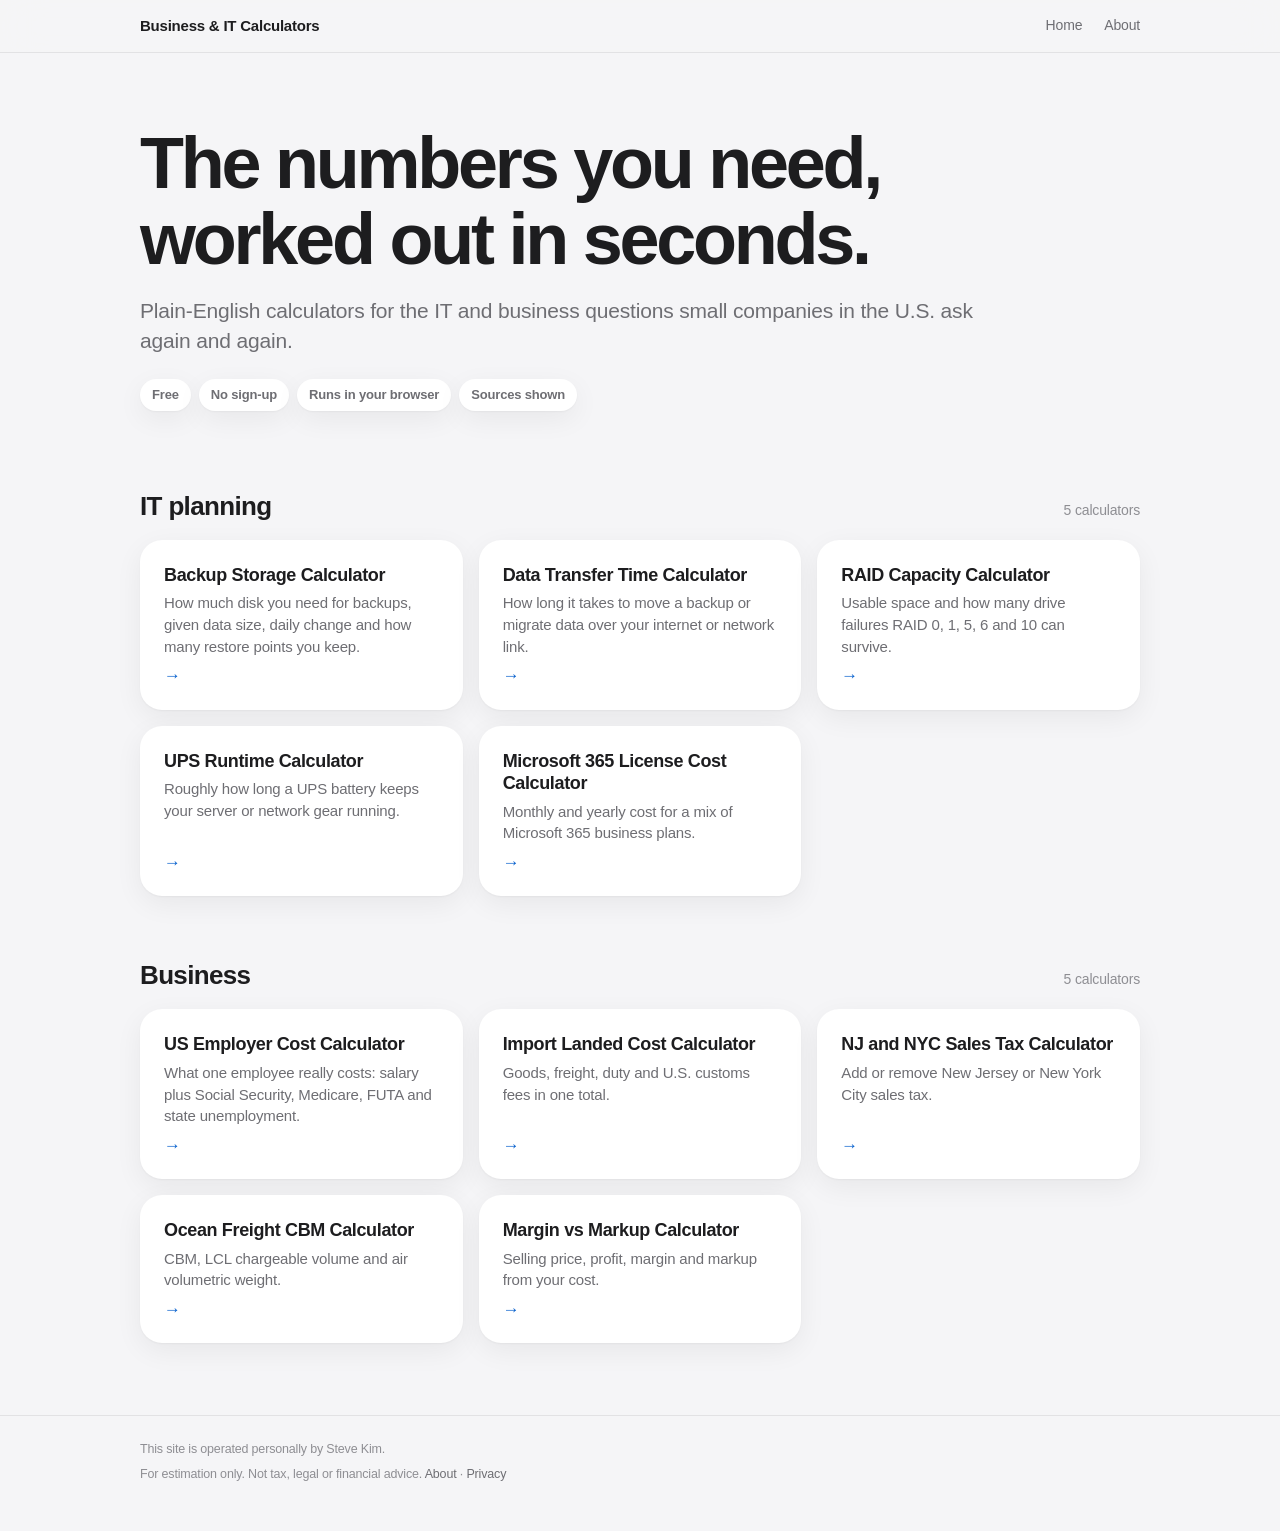
<file: index.html>
<!doctype html>
<html lang="en">
<head>
<meta charset="utf-8">
<meta name="viewport" content="width=device-width, initial-scale=1">
<title>Business &amp; IT Calculators</title>
<meta name="description" content="Free calculators for U.S. small businesses: backup storage, transfer time, RAID, UPS runtime, Microsoft 365 cost, employer payroll cost, import landed cost, NJ/NYC sales tax, freight CBM and margin. Runs in your browser; nothing is stored.">
<link rel="stylesheet" href="assets/style.css">
</head>
<body>
<header class="site-head"><div class="wrap">
  <a class="site-name" href="./">Business &amp; IT Calculators</a>
  <nav><a href="./">Home</a><a href="about/">About</a></nav>
</div></header>

<main class="wrap">
  <section class="hero">
    <h1>The numbers you need,<br>worked out in seconds.</h1>
    <p class="lede">Plain-English calculators for the IT and business questions small companies in the U.S. ask again and again.</p>
    <ul class="pills" aria-label="Site features">
      <li>Free</li><li>No sign-up</li><li>Runs in your browser</li><li>Sources shown</li>
    </ul>
  </section>

  <div class="section-head"><h2>IT planning</h2><span>5 calculators</span></div>
  <ul class="card-list">
    <li><a href="it/backup-storage-calculator/"><strong>Backup Storage Calculator</strong><span>How much disk you need for backups, given data size, daily change and how many restore points you keep.</span></a></li>
    <li><a href="it/data-transfer-time-calculator/"><strong>Data Transfer Time Calculator</strong><span>How long it takes to move a backup or migrate data over your internet or network link.</span></a></li>
    <li><a href="it/raid-capacity-calculator/"><strong>RAID Capacity Calculator</strong><span>Usable space and how many drive failures RAID 0, 1, 5, 6 and 10 can survive.</span></a></li>
    <li><a href="it/ups-runtime-calculator/"><strong>UPS Runtime Calculator</strong><span>Roughly how long a UPS battery keeps your server or network gear running.</span></a></li>
    <li><a href="it/microsoft-365-license-calculator/"><strong>Microsoft 365 License Cost Calculator</strong><span>Monthly and yearly cost for a mix of Microsoft 365 business plans.</span></a></li>
  </ul>

  <div class="section-head"><h2>Business</h2><span>5 calculators</span></div>
  <ul class="card-list">
    <li><a href="business/us-employer-cost-calculator/"><strong>US Employer Cost Calculator</strong><span>What one employee really costs: salary plus Social Security, Medicare, FUTA and state unemployment.</span></a></li>
    <li><a href="business/import-landed-cost-calculator/"><strong>Import Landed Cost Calculator</strong><span>Goods, freight, duty and U.S. customs fees in one total.</span></a></li>
    <li><a href="business/nj-nyc-sales-tax-calculator/"><strong>NJ and NYC Sales Tax Calculator</strong><span>Add or remove New Jersey or New York City sales tax.</span></a></li>
    <li><a href="business/ocean-freight-cbm-calculator/"><strong>Ocean Freight CBM Calculator</strong><span>CBM, LCL chargeable volume and air volumetric weight.</span></a></li>
    <li><a href="business/margin-markup-calculator/"><strong>Margin vs Markup Calculator</strong><span>Selling price, profit, margin and markup from your cost.</span></a></li>
  </ul>
</main>

<footer class="site-foot"><div class="wrap">
  <p>This site is operated personally by Steve Kim.</p>
  <p>For estimation only. Not tax, legal or financial advice. <a href="about/">About</a> · <a href="privacy/">Privacy</a></p>
</div></footer>
</body>
</html>
</file>
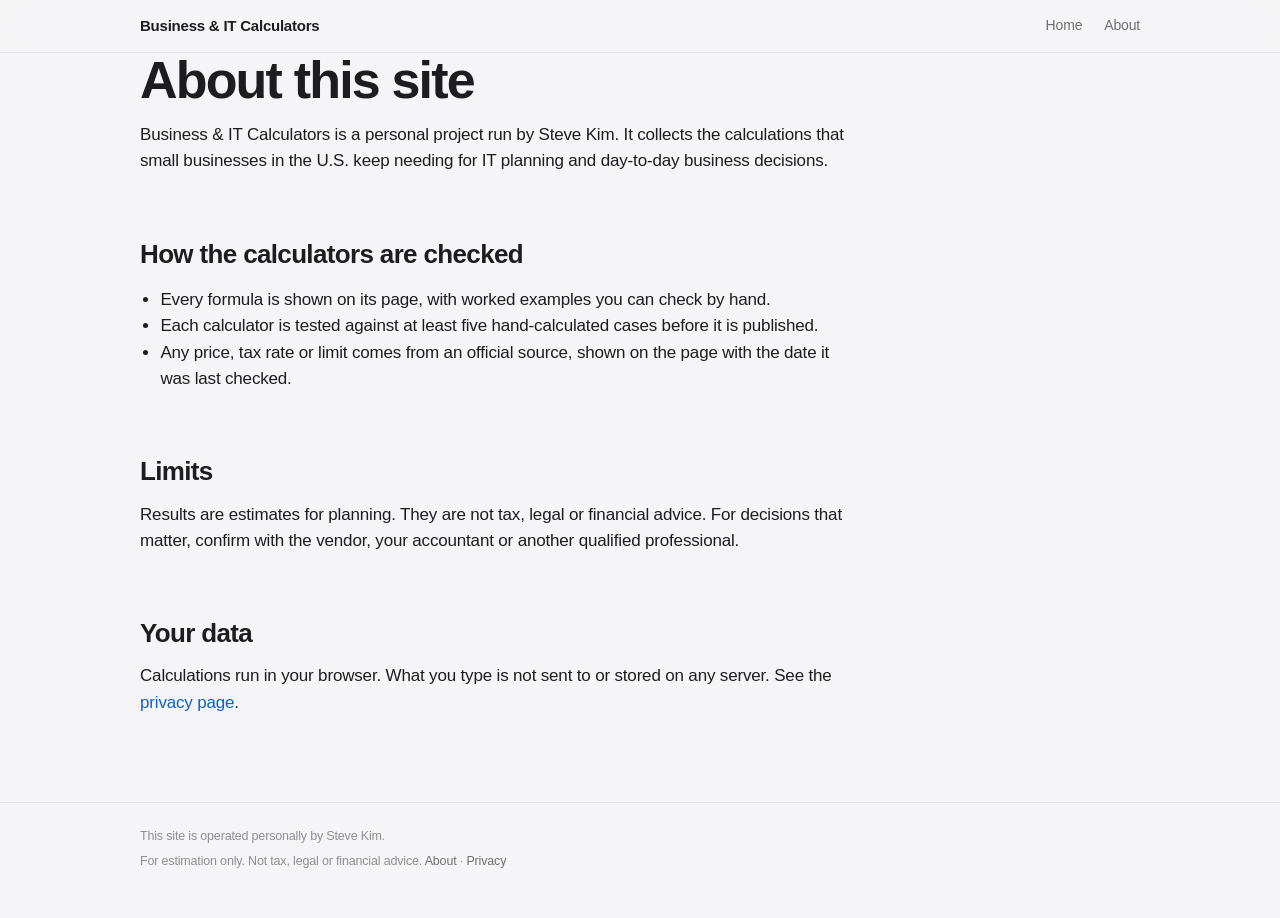
<file: about/index.html>
<!doctype html>
<html lang="en">
<head>
<meta charset="utf-8">
<meta name="viewport" content="width=device-width, initial-scale=1">
<title>About | Business &amp; IT Calculators</title>
<meta name="description" content="Who runs Business & IT Calculators and how the calculators are checked.">
<link rel="stylesheet" href="../assets/style.css">
</head>
<body>
<header class="site-head"><div class="wrap">
  <a class="site-name" href="../">Business &amp; IT Calculators</a>
  <nav><a href="../">Home</a><a href="./">About</a></nav>
</div></header>

<main class="wrap">
  <h1>About this site</h1>
  <p>Business &amp; IT Calculators is a personal project run by Steve Kim. It collects the calculations that small businesses in the U.S. keep needing for IT planning and day-to-day business decisions.</p>

  <h2>How the calculators are checked</h2>
  <ul>
    <li>Every formula is shown on its page, with worked examples you can check by hand.</li>
    <li>Each calculator is tested against at least five hand-calculated cases before it is published.</li>
    <li>Any price, tax rate or limit comes from an official source, shown on the page with the date it was last checked.</li>
  </ul>

  <h2>Limits</h2>
  <p>Results are estimates for planning. They are not tax, legal or financial advice. For decisions that matter, confirm with the vendor, your accountant or another qualified professional.</p>

  <h2>Your data</h2>
  <p>Calculations run in your browser. What you type is not sent to or stored on any server. See the <a href="../privacy/">privacy page</a>.</p>
</main>

<footer class="site-foot"><div class="wrap">
  <p>This site is operated personally by Steve Kim.</p>
  <p>For estimation only. Not tax, legal or financial advice. <a href="./">About</a> · <a href="../privacy/">Privacy</a></p>
</div></footer>
</body>
</html>
</file>
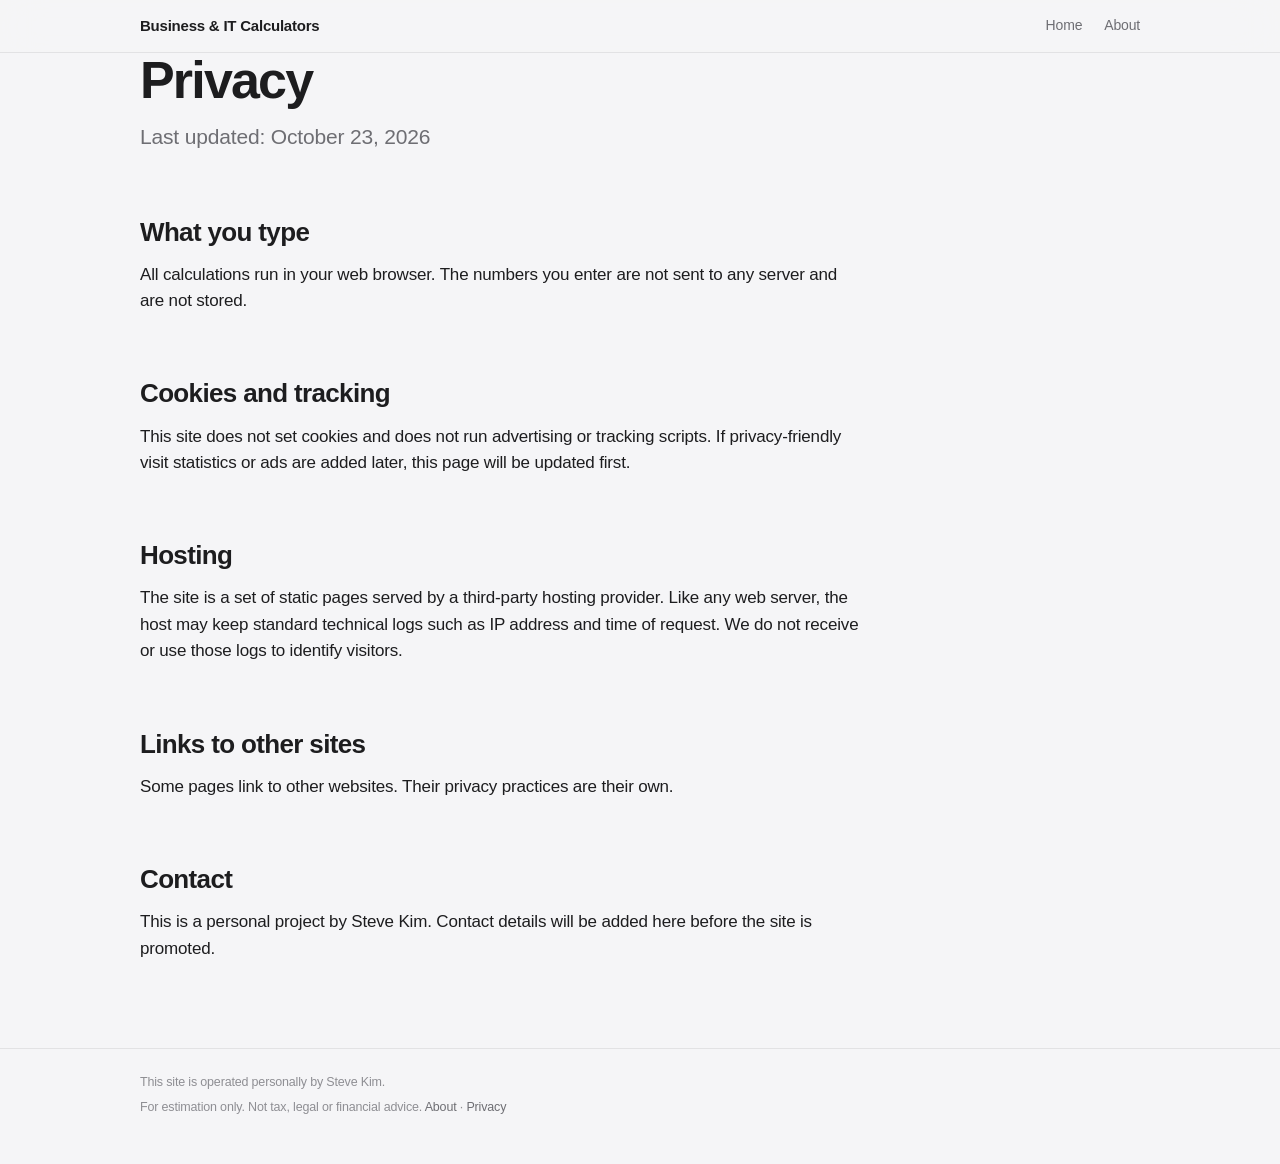
<file: privacy/index.html>
<!doctype html>
<html lang="en">
<head>
<meta charset="utf-8">
<meta name="viewport" content="width=device-width, initial-scale=1">
<title>Privacy | Business &amp; IT Calculators</title>
<meta name="description" content="Privacy policy for Business & IT Calculators.">
<link rel="stylesheet" href="../assets/style.css">
</head>
<body>
<header class="site-head"><div class="wrap">
  <a class="site-name" href="../">Business &amp; IT Calculators</a>
  <nav><a href="../">Home</a><a href="../about/">About</a></nav>
</div></header>

<main class="wrap">
  <h1>Privacy</h1>
  <p class="lede">Last updated: October 23, 2026</p>

  <h2>What you type</h2>
  <p>All calculations run in your web browser. The numbers you enter are not sent to any server and are not stored.</p>

  <h2>Cookies and tracking</h2>
  <p>This site does not set cookies and does not run advertising or tracking scripts. If privacy-friendly visit statistics or ads are added later, this page will be updated first.</p>

  <h2>Hosting</h2>
  <p>The site is a set of static pages served by a third-party hosting provider. Like any web server, the host may keep standard technical logs such as IP address and time of request. We do not receive or use those logs to identify visitors.</p>

  <h2>Links to other sites</h2>
  <p>Some pages link to other websites. Their privacy practices are their own.</p>

  <h2>Contact</h2>
  <p>This is a personal project by Steve Kim. Contact details will be added here before the site is promoted.</p>
</main>

<footer class="site-foot"><div class="wrap">
  <p>This site is operated personally by Steve Kim.</p>
  <p>For estimation only. Not tax, legal or financial advice. <a href="../about/">About</a> · <a href="./">Privacy</a></p>
</div></footer>
</body>
</html>
</file>
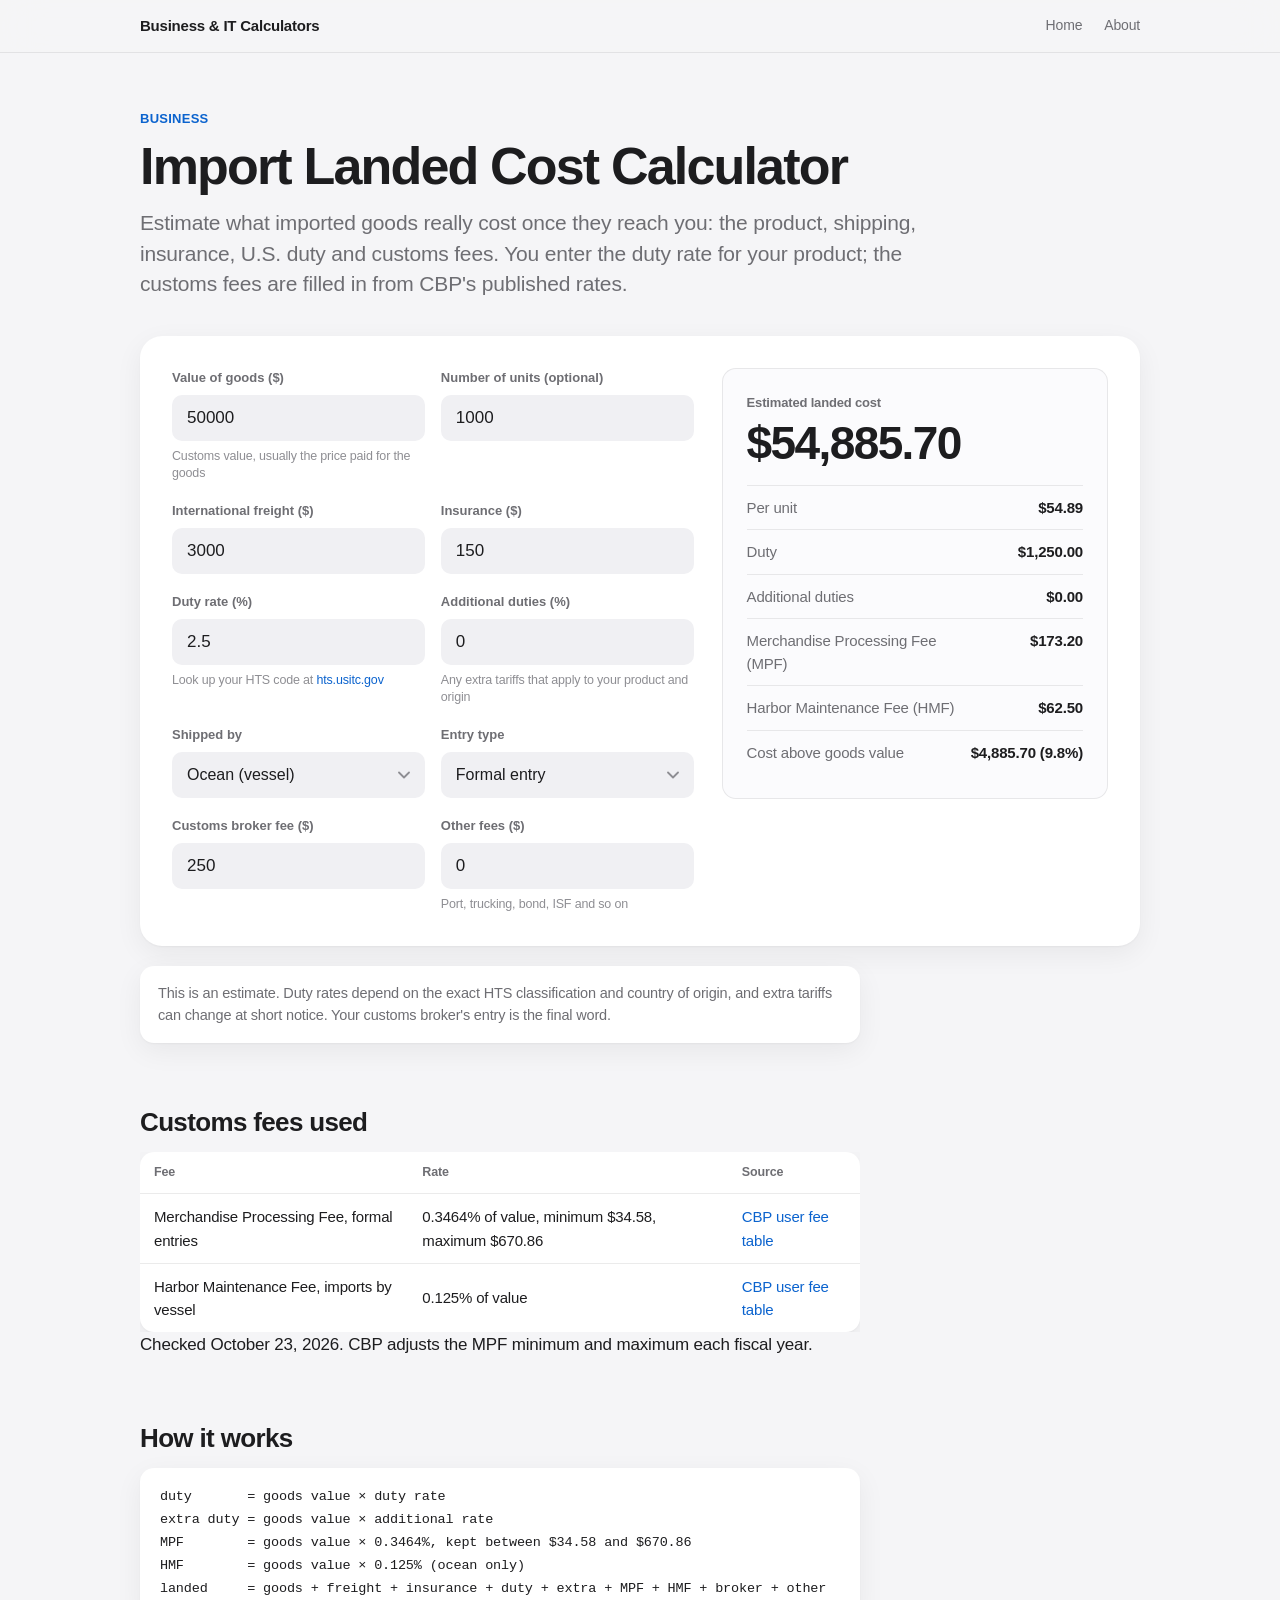
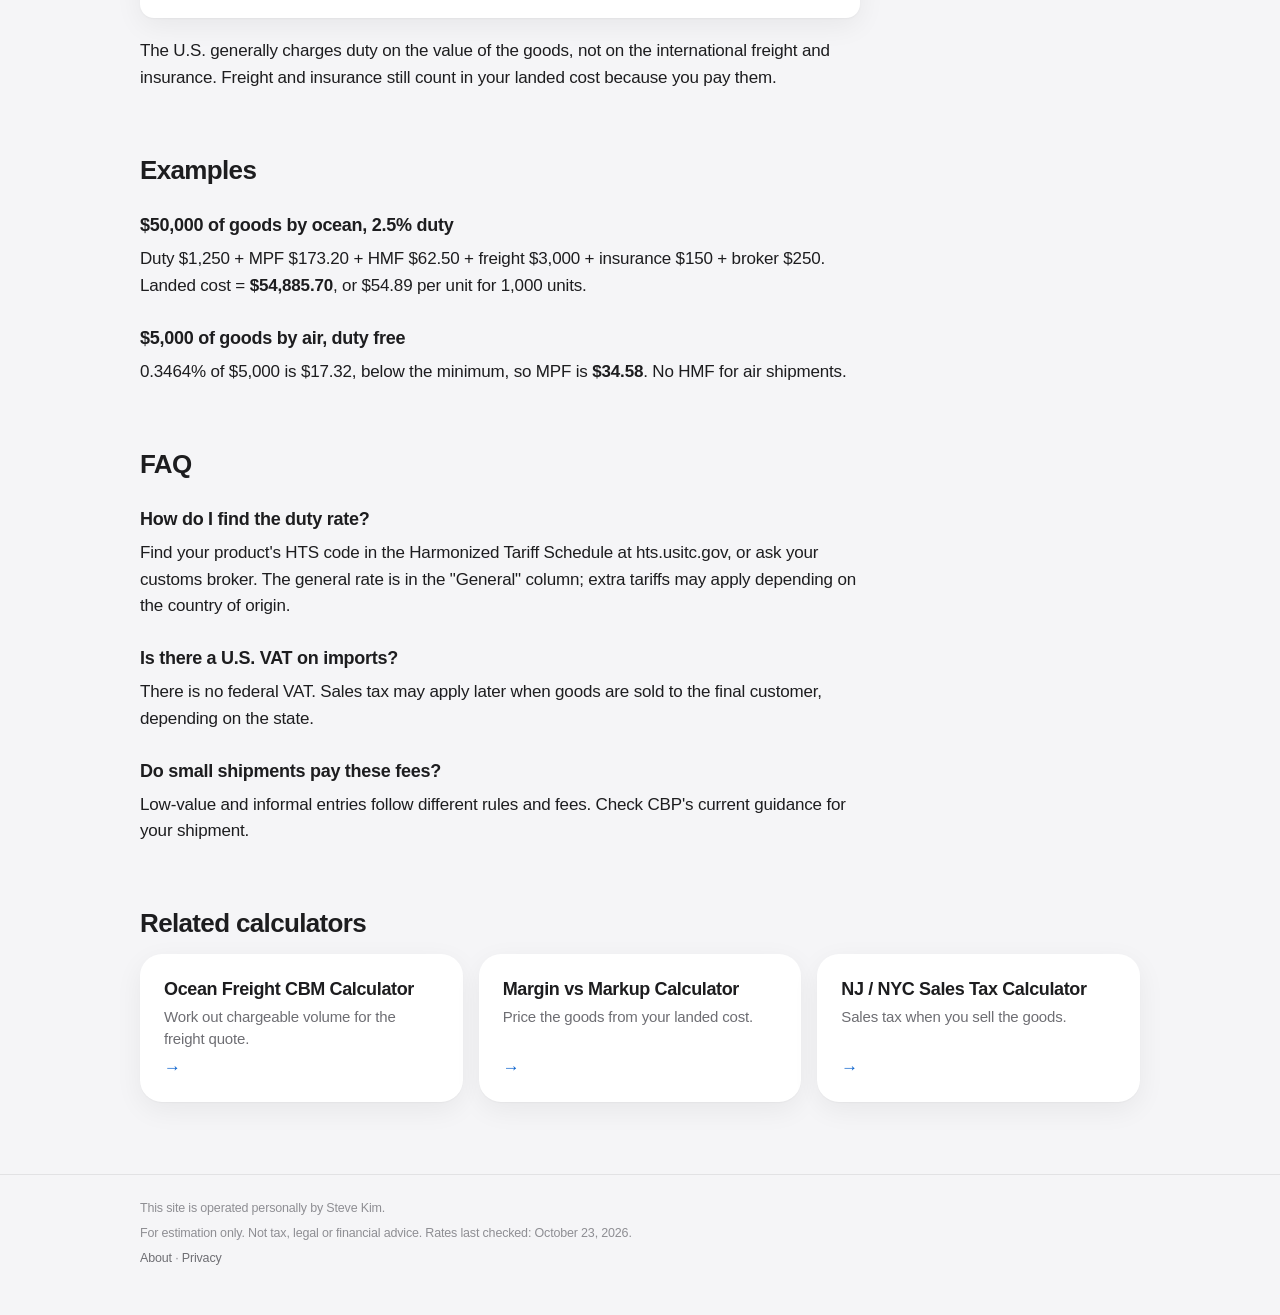
<file: business/import-landed-cost-calculator/index.html>
<!doctype html>
<html lang="en">
<head>
<meta charset="utf-8">
<meta name="viewport" content="width=device-width, initial-scale=1">
<title>Import Landed Cost Calculator (US Customs) | Business &amp; IT Calculators</title>
<meta name="description" content="Estimate the landed cost of goods imported into the U.S.: product value, freight, insurance, duty, Merchandise Processing Fee and Harbor Maintenance Fee. CBP fee rates with date checked.">
<link rel="stylesheet" href="../../assets/style.css">
</head>
<body>
<header class="site-head"><div class="wrap">
  <a class="site-name" href="../../">Business &amp; IT Calculators</a>
  <nav><a href="../../">Home</a><a href="../../about/">About</a></nav>
</div></header>

<main class="wrap">
  <p class="crumb">Business</p>
  <h1>Import Landed Cost Calculator</h1>
  <p class="lede">Estimate what imported goods really cost once they reach you: the product, shipping, insurance, U.S. duty and customs fees. You enter the duty rate for your product; the customs fees are filled in from CBP's published rates.</p>

  <form class="calc" id="f" novalidate>
    <div class="fields">
      <div class="field"><label for="goods">Value of goods ($)</label><input id="goods" inputmode="decimal" value="50000"><span class="hint">Customs value, usually the price paid for the goods</span></div>
      <div class="field"><label for="units">Number of units (optional)</label><input id="units" inputmode="numeric" value="1000"></div>
      <div class="field"><label for="freight">International freight ($)</label><input id="freight" inputmode="decimal" value="3000"></div>
      <div class="field"><label for="ins">Insurance ($)</label><input id="ins" inputmode="decimal" value="150"></div>
      <div class="field"><label for="duty">Duty rate (%)</label><input id="duty" inputmode="decimal" value="2.5"><span class="hint">Look up your HTS code at <a href="https://hts.usitc.gov/" rel="noopener">hts.usitc.gov</a></span></div>
      <div class="field"><label for="extra">Additional duties (%)</label><input id="extra" inputmode="decimal" value="0"><span class="hint">Any extra tariffs that apply to your product and origin</span></div>
      <div class="field"><label for="mode">Shipped by</label><select id="mode"><option value="ocean" selected>Ocean (vessel)</option><option value="air">Air or other</option></select></div>
      <div class="field"><label for="entry">Entry type</label><select id="entry"><option value="formal" selected>Formal entry</option><option value="none">No MPF</option></select></div>
      <div class="field"><label for="broker">Customs broker fee ($)</label><input id="broker" inputmode="decimal" value="250"></div>
      <div class="field"><label for="otherf">Other fees ($)</label><input id="otherf" inputmode="decimal" value="0"><span class="hint">Port, trucking, bond, ISF and so on</span></div>
    </div>
    <div class="result" aria-live="polite">
      <div class="main">Estimated landed cost<span class="big" id="r-total">—</span></div>
      <dl>
        <dt>Per unit</dt><dd id="r-unit">—</dd>
        <dt>Duty</dt><dd id="r-duty">—</dd>
        <dt>Additional duties</dt><dd id="r-extra">—</dd>
        <dt>Merchandise Processing Fee (MPF)</dt><dd id="r-mpf">—</dd>
        <dt>Harbor Maintenance Fee (HMF)</dt><dd id="r-hmf">—</dd>
        <dt>Cost above goods value</dt><dd id="r-over">—</dd>
      </dl>
      <div class="error" id="err" hidden></div>
    </div>
  </form>
  <p class="note">This is an estimate. Duty rates depend on the exact HTS classification and country of origin, and extra tariffs can change at short notice. Your customs broker's entry is the final word.</p>

  <h2>Customs fees used</h2>
  <div class="table-wrap"><table>
    <thead><tr><th>Fee</th><th>Rate</th><th>Source</th></tr></thead>
    <tbody>
      <tr><td>Merchandise Processing Fee, formal entries</td><td>0.3464% of value, minimum $34.58, maximum $670.86</td><td><a href="https://www.cbp.gov/trade/basic-import-export/user-fee-table" rel="noopener">CBP user fee table</a></td></tr>
      <tr><td>Harbor Maintenance Fee, imports by vessel</td><td>0.125% of value</td><td><a href="https://www.cbp.gov/trade/basic-import-export/user-fee-table" rel="noopener">CBP user fee table</a></td></tr>
    </tbody>
  </table></div>
  <p>Checked October 23, 2026. CBP adjusts the MPF minimum and maximum each fiscal year.</p>

  <h2>How it works</h2>
  <div class="formula">duty       = goods value × duty rate
extra duty = goods value × additional rate
MPF        = goods value × 0.3464%, kept between $34.58 and $670.86
HMF        = goods value × 0.125% (ocean only)
landed     = goods + freight + insurance + duty + extra + MPF + HMF + broker + other</div>
  <p>The U.S. generally charges duty on the value of the goods, not on the international freight and insurance. Freight and insurance still count in your landed cost because you pay them.</p>

  <h2>Examples</h2>
  <h3>$50,000 of goods by ocean, 2.5% duty</h3>
  <p>Duty $1,250 + MPF $173.20 + HMF $62.50 + freight $3,000 + insurance $150 + broker $250. Landed cost = <strong>$54,885.70</strong>, or $54.89 per unit for 1,000 units.</p>
  <h3>$5,000 of goods by air, duty free</h3>
  <p>0.3464% of $5,000 is $17.32, below the minimum, so MPF is <strong>$34.58</strong>. No HMF for air shipments.</p>

  <h2>FAQ</h2>
  <h3>How do I find the duty rate?</h3>
  <p>Find your product's HTS code in the Harmonized Tariff Schedule at hts.usitc.gov, or ask your customs broker. The general rate is in the "General" column; extra tariffs may apply depending on the country of origin.</p>
  <h3>Is there a U.S. VAT on imports?</h3>
  <p>There is no federal VAT. Sales tax may apply later when goods are sold to the final customer, depending on the state.</p>
  <h3>Do small shipments pay these fees?</h3>
  <p>Low-value and informal entries follow different rules and fees. Check CBP's current guidance for your shipment.</p>

  <section class="related">
    <h2>Related calculators</h2>
    <ul class="card-list">
      <li><a href="../ocean-freight-cbm-calculator/"><strong>Ocean Freight CBM Calculator</strong><span>Work out chargeable volume for the freight quote.</span></a></li>
      <li><a href="../margin-markup-calculator/"><strong>Margin vs Markup Calculator</strong><span>Price the goods from your landed cost.</span></a></li>
      <li><a href="../nj-nyc-sales-tax-calculator/"><strong>NJ / NYC Sales Tax Calculator</strong><span>Sales tax when you sell the goods.</span></a></li>
    </ul>
  </section>
</main>

<footer class="site-foot"><div class="wrap">
  <p>This site is operated personally by Steve Kim.</p>
  <p>For estimation only. Not tax, legal or financial advice. Rates last checked: October 23, 2026.</p>
  <p><a href="../../about/">About</a> · <a href="../../privacy/">Privacy</a></p>
</div></footer>

<script src="../../assets/common.js"></script>
<script src="../../js/rates.js"></script>
<script src="../../js/calc.js"></script>
<script>
UI.bind('f', function () {
  var err = document.getElementById('err');
  try {
    var goods = UI.num('goods');
    var r = Calc.landedCost({
      goods: goods, freight: UI.num('freight') || 0, insurance: UI.num('ins') || 0,
      dutyPct: UI.num('duty') || 0, extraDutyPct: UI.num('extra') || 0, brokerFee: UI.num('broker') || 0, otherFees: UI.num('otherf') || 0,
      formalEntry: document.getElementById('entry').value === 'formal', ocean: document.getElementById('mode').value === 'ocean', units: UI.num('units') || 0,
      mpfPct: RATES.mpf_rate, mpfMin: RATES.mpf_min, mpfMax: RATES.mpf_max, hmfPct: RATES.hmf_rate
    });
    err.hidden = true;
    UI.setText('r-total', UI.money(r.total));
    UI.setText('r-unit', isFinite(r.perUnit) ? UI.money(r.perUnit) : '—');
    UI.setText('r-duty', UI.money(r.duty));
    UI.setText('r-extra', UI.money(r.extraDuty));
    UI.setText('r-mpf', UI.money(r.mpf));
    UI.setText('r-hmf', UI.money(r.hmf));
    UI.setText('r-over', UI.money(r.total - goods) + ' (' + UI.fmt(r.overGoodsPct, 1) + '%)');
  } catch (e) {
    err.textContent = e.message; err.hidden = false;
    ['r-total', 'r-unit', 'r-duty', 'r-extra', 'r-mpf', 'r-hmf', 'r-over'].forEach(function (id) { UI.setText(id, '—'); });
  }
});
</script>
</body>
</html>
</file>
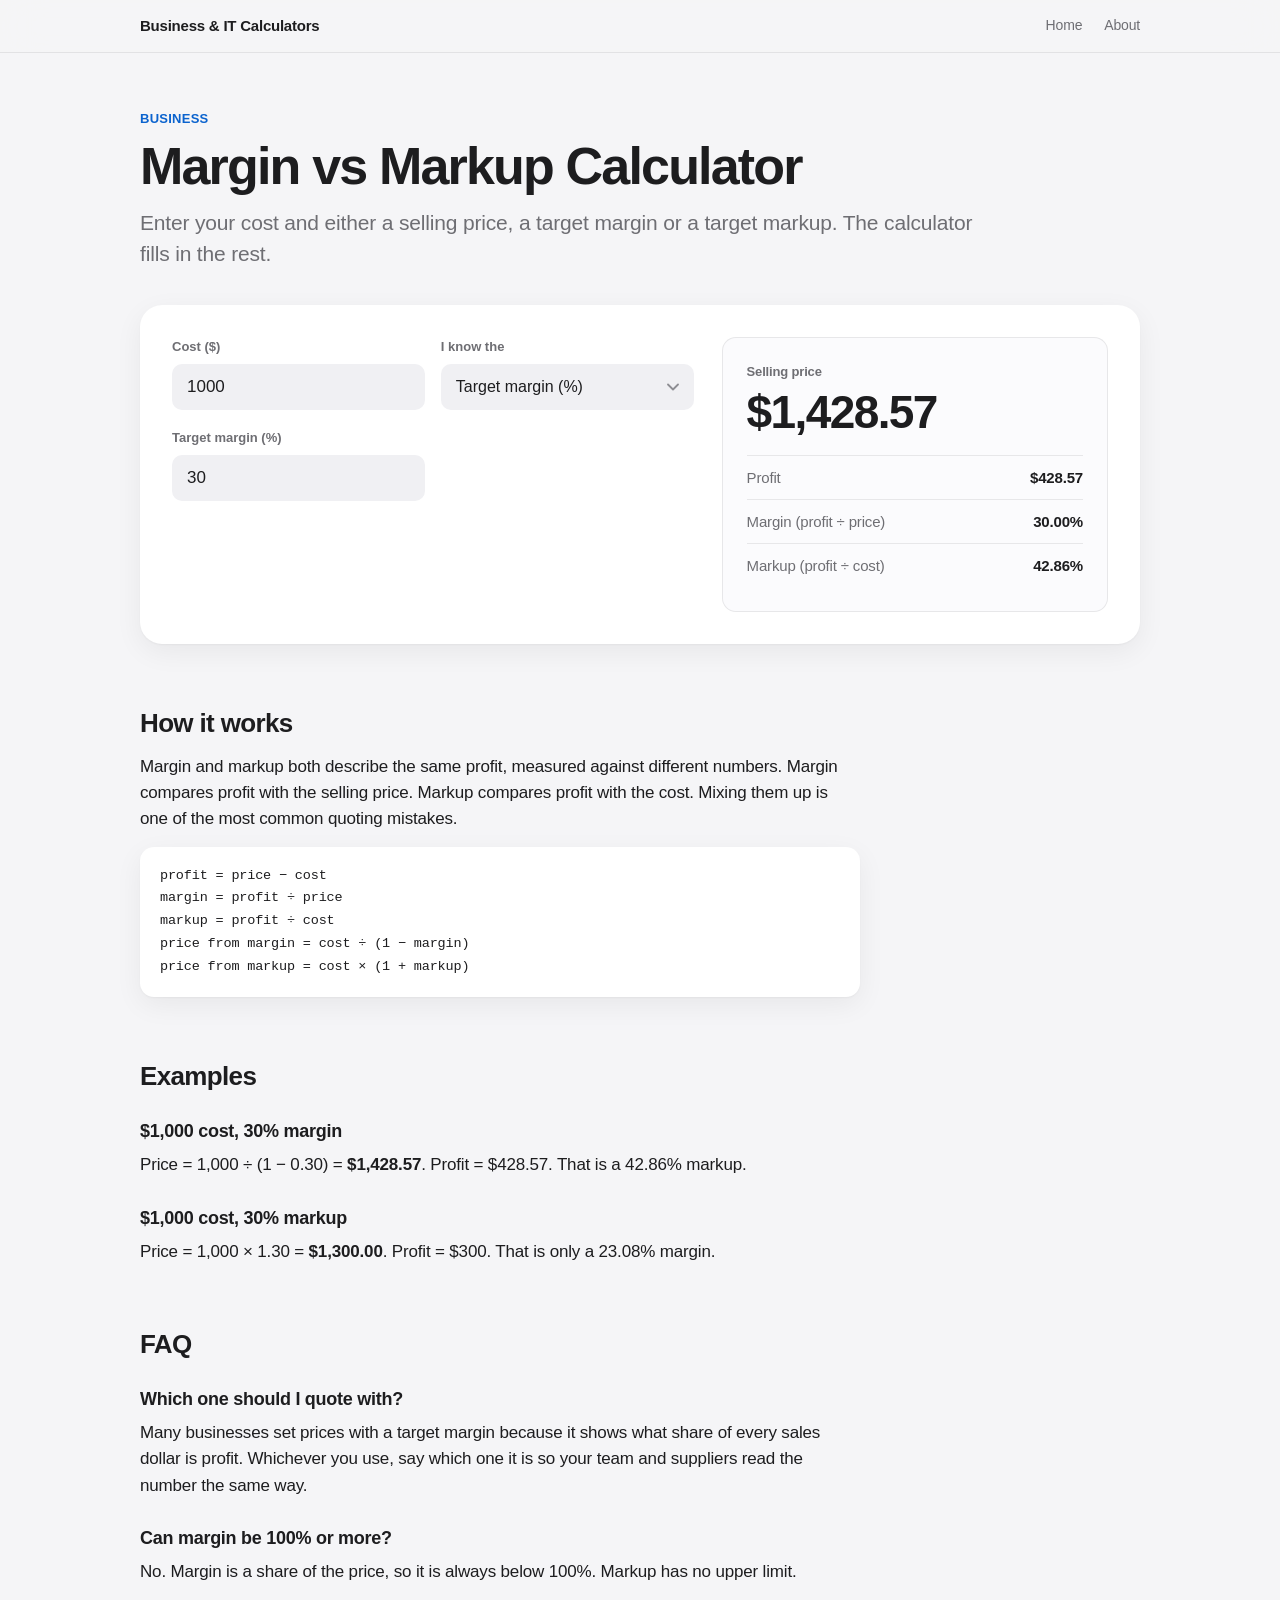
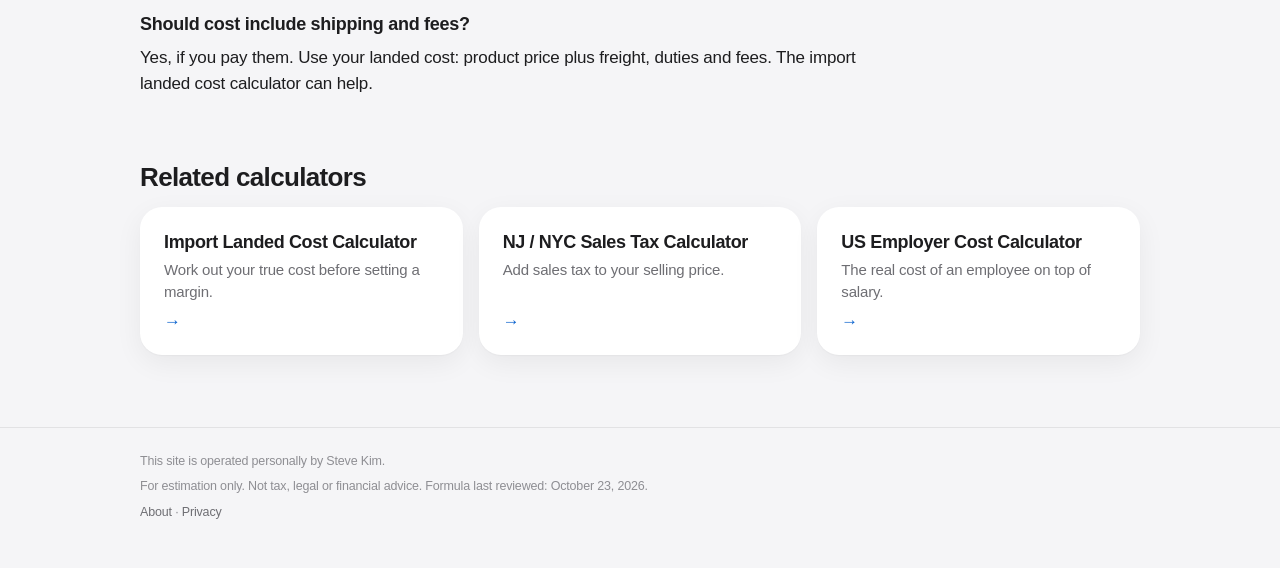
<file: business/margin-markup-calculator/index.html>
<!doctype html>
<html lang="en">
<head>
<meta charset="utf-8">
<meta name="viewport" content="width=device-width, initial-scale=1">
<title>Margin vs Markup Calculator | Business &amp; IT Calculators</title>
<meta name="description" content="Calculate selling price, profit, margin and markup from cost. See why a 30% margin is not a 30% markup. Free, runs in your browser.">
<link rel="stylesheet" href="../../assets/style.css">
</head>
<body>
<header class="site-head"><div class="wrap">
  <a class="site-name" href="../../">Business &amp; IT Calculators</a>
  <nav><a href="../../">Home</a><a href="../../about/">About</a></nav>
</div></header>

<main class="wrap">
  <p class="crumb">Business</p>
  <h1>Margin vs Markup Calculator</h1>
  <p class="lede">Enter your cost and either a selling price, a target margin or a target markup. The calculator fills in the rest.</p>

  <form class="calc" id="f" novalidate>
    <div class="fields">
      <div class="field"><label for="cost">Cost ($)</label><input id="cost" inputmode="decimal" value="1000"></div>
      <div class="field"><label for="mode">I know the</label>
        <select id="mode"><option value="margin" selected>Target margin (%)</option><option value="markup">Target markup (%)</option><option value="price">Selling price ($)</option></select></div>
      <div class="field"><label for="val" id="val-label">Target margin (%)</label><input id="val" inputmode="decimal" value="30"></div>
    </div>
    <div class="result" aria-live="polite">
      <div class="main">Selling price<span class="big" id="r-price">—</span></div>
      <dl>
        <dt>Profit</dt><dd id="r-profit">—</dd>
        <dt>Margin (profit ÷ price)</dt><dd id="r-margin">—</dd>
        <dt>Markup (profit ÷ cost)</dt><dd id="r-markup">—</dd>
      </dl>
      <div class="error" id="err" hidden></div>
    </div>
  </form>

  <h2>How it works</h2>
  <p>Margin and markup both describe the same profit, measured against different numbers. Margin compares profit with the selling price. Markup compares profit with the cost. Mixing them up is one of the most common quoting mistakes.</p>
  <div class="formula">profit = price − cost
margin = profit ÷ price
markup = profit ÷ cost
price from margin = cost ÷ (1 − margin)
price from markup = cost × (1 + markup)</div>

  <h2>Examples</h2>
  <h3>$1,000 cost, 30% margin</h3>
  <p>Price = 1,000 ÷ (1 − 0.30) = <strong>$1,428.57</strong>. Profit = $428.57. That is a 42.86% markup.</p>
  <h3>$1,000 cost, 30% markup</h3>
  <p>Price = 1,000 × 1.30 = <strong>$1,300.00</strong>. Profit = $300. That is only a 23.08% margin.</p>

  <h2>FAQ</h2>
  <h3>Which one should I quote with?</h3>
  <p>Many businesses set prices with a target margin because it shows what share of every sales dollar is profit. Whichever you use, say which one it is so your team and suppliers read the number the same way.</p>
  <h3>Can margin be 100% or more?</h3>
  <p>No. Margin is a share of the price, so it is always below 100%. Markup has no upper limit.</p>
  <h3>Should cost include shipping and fees?</h3>
  <p>Yes, if you pay them. Use your landed cost: product price plus freight, duties and fees. The import landed cost calculator can help.</p>

  <section class="related">
    <h2>Related calculators</h2>
    <ul class="card-list">
      <li><a href="../import-landed-cost-calculator/"><strong>Import Landed Cost Calculator</strong><span>Work out your true cost before setting a margin.</span></a></li>
      <li><a href="../nj-nyc-sales-tax-calculator/"><strong>NJ / NYC Sales Tax Calculator</strong><span>Add sales tax to your selling price.</span></a></li>
      <li><a href="../us-employer-cost-calculator/"><strong>US Employer Cost Calculator</strong><span>The real cost of an employee on top of salary.</span></a></li>
    </ul>
  </section>
</main>

<footer class="site-foot"><div class="wrap">
  <p>This site is operated personally by Steve Kim.</p>
  <p>For estimation only. Not tax, legal or financial advice. Formula last reviewed: October 23, 2026.</p>
  <p><a href="../../about/">About</a> · <a href="../../privacy/">Privacy</a></p>
</div></footer>

<script src="../../assets/common.js"></script>
<script src="../../js/calc.js"></script>
<script>
var labels = { margin: 'Target margin (%)', markup: 'Target markup (%)', price: 'Selling price ($)' };
document.getElementById('mode').addEventListener('change', function () { document.getElementById('val-label').textContent = labels[this.value]; });
UI.bind('f', function () {
  var err = document.getElementById('err');
  try {
    var r = Calc.marginMarkup({ cost: UI.num('cost'), mode: document.getElementById('mode').value, value: UI.num('val') });
    err.hidden = true;
    UI.setText('r-price', UI.money(r.price));
    UI.setText('r-profit', UI.money(r.profit));
    UI.setText('r-margin', UI.fmt(r.marginPct, 2) + '%');
    UI.setText('r-markup', UI.fmt(r.markupPct, 2) + '%');
  } catch (e) {
    err.textContent = e.message; err.hidden = false;
    ['r-price', 'r-profit', 'r-margin', 'r-markup'].forEach(function (id) { UI.setText(id, '—'); });
  }
});
</script>
</body>
</html>
</file>
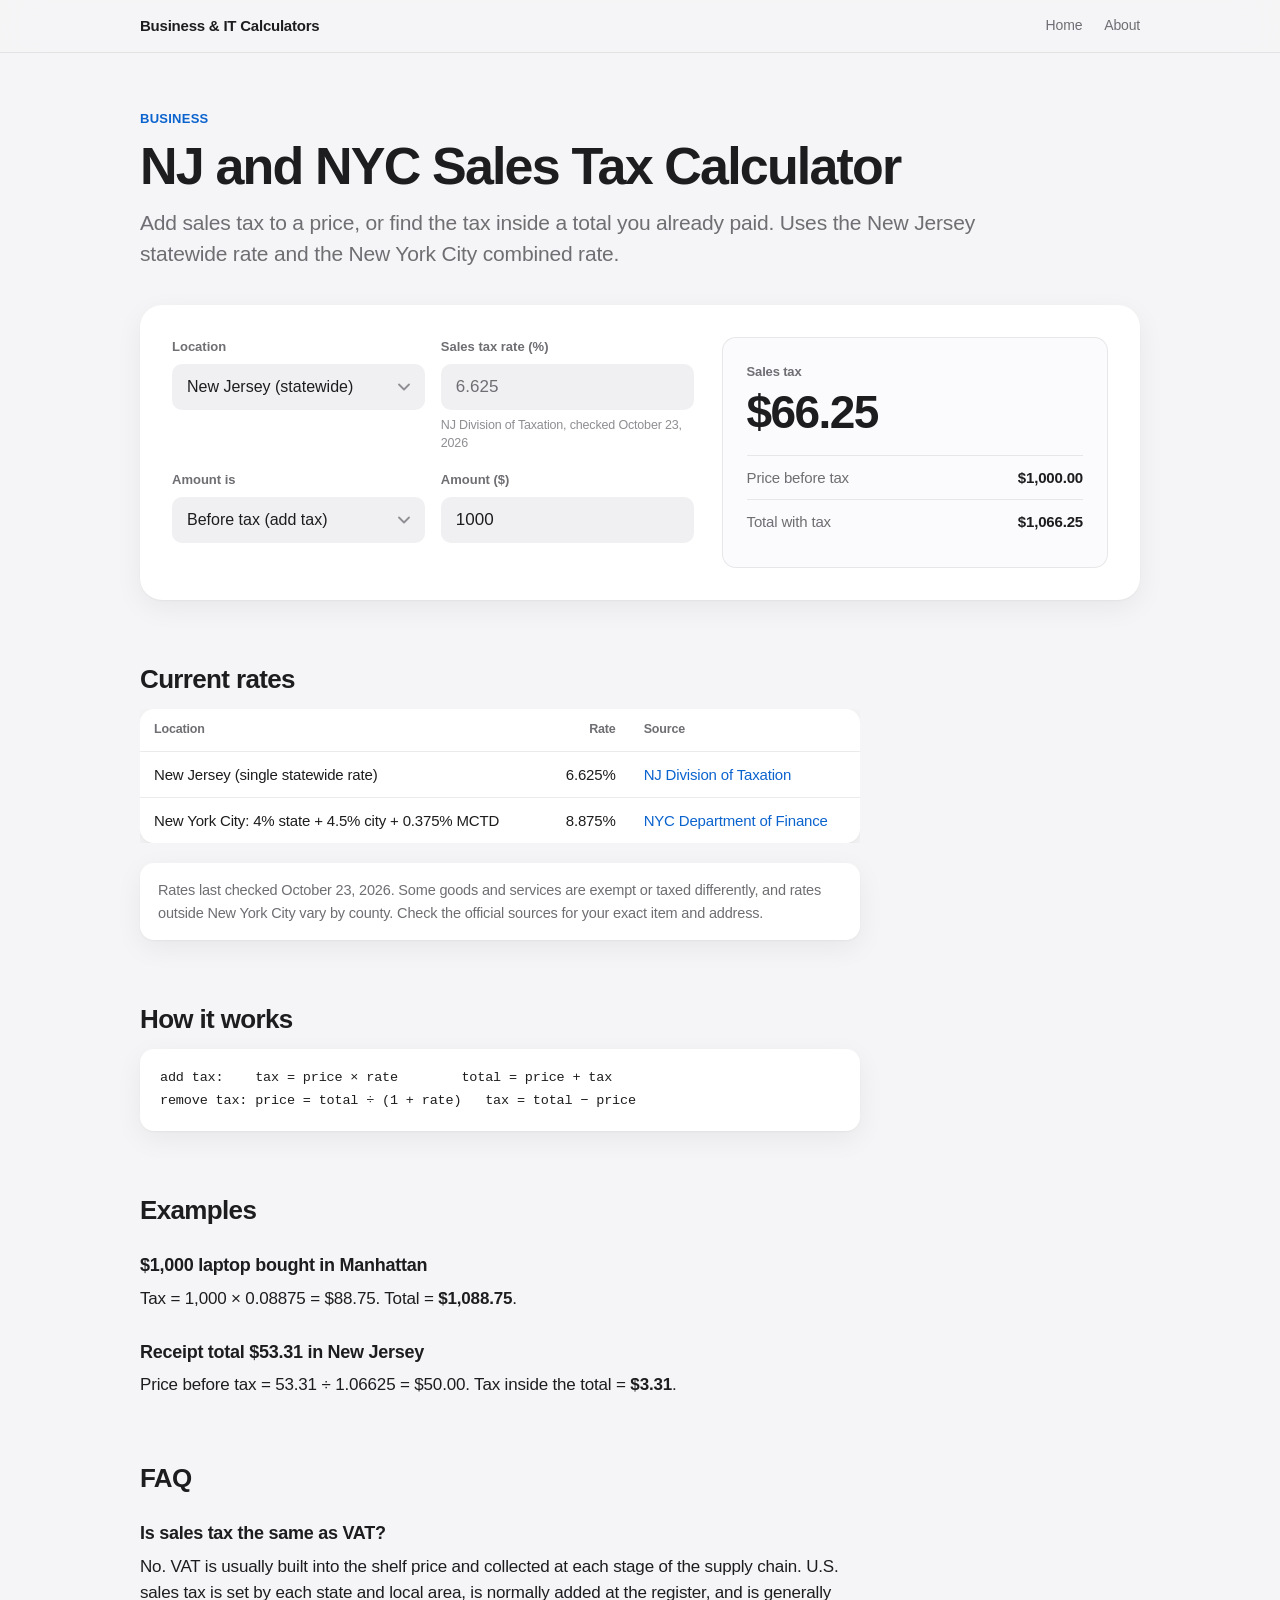
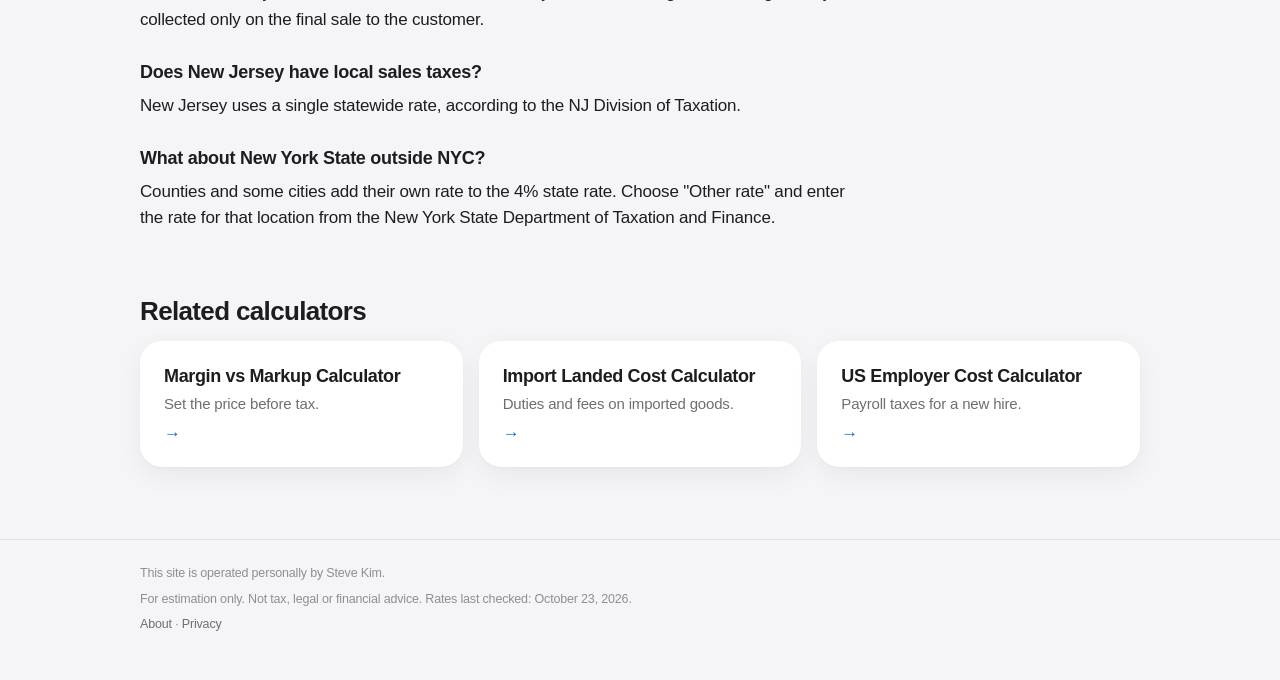
<file: business/nj-nyc-sales-tax-calculator/index.html>
<!doctype html>
<html lang="en">
<head>
<meta charset="utf-8">
<meta name="viewport" content="width=device-width, initial-scale=1">
<title>NJ and NYC Sales Tax Calculator | Business &amp; IT Calculators</title>
<meta name="description" content="Add or remove New Jersey (6.625%) or New York City (8.875%) sales tax. Rates from official state and city sources with the date checked.">
<link rel="stylesheet" href="../../assets/style.css">
</head>
<body>
<header class="site-head"><div class="wrap">
  <a class="site-name" href="../../">Business &amp; IT Calculators</a>
  <nav><a href="../../">Home</a><a href="../../about/">About</a></nav>
</div></header>

<main class="wrap">
  <p class="crumb">Business</p>
  <h1>NJ and NYC Sales Tax Calculator</h1>
  <p class="lede">Add sales tax to a price, or find the tax inside a total you already paid. Uses the New Jersey statewide rate and the New York City combined rate.</p>

  <form class="calc" id="f" novalidate>
    <div class="fields">
      <div class="field"><label for="where">Location</label>
        <select id="where"><option value="nj" selected>New Jersey (statewide)</option><option value="nyc">New York City (all 5 boroughs)</option><option value="custom">Other rate</option></select></div>
      <div class="field"><label for="rate">Sales tax rate (%)</label><input id="rate" inputmode="decimal" value=""><span class="hint" id="rate-hint"></span></div>
      <div class="field"><label for="mode">Amount is</label>
        <select id="mode"><option value="add" selected>Before tax (add tax)</option><option value="extract">Total including tax (remove tax)</option></select></div>
      <div class="field"><label for="amount">Amount ($)</label><input id="amount" inputmode="decimal" value="1000"></div>
    </div>
    <div class="result" aria-live="polite">
      <div class="main">Sales tax<span class="big" id="r-tax">—</span></div>
      <dl>
        <dt>Price before tax</dt><dd id="r-pre">—</dd>
        <dt>Total with tax</dt><dd id="r-total">—</dd>
      </dl>
      <div class="error" id="err" hidden></div>
    </div>
  </form>

  <h2>Current rates</h2>
  <div class="table-wrap"><table>
    <thead><tr><th>Location</th><th class="num">Rate</th><th>Source</th></tr></thead>
    <tbody>
      <tr><td>New Jersey (single statewide rate)</td><td class="num">6.625%</td><td><a href="https://www.nj.gov/treasury/taxation/salestax.shtml" rel="noopener">NJ Division of Taxation</a></td></tr>
      <tr><td>New York City: 4% state + 4.5% city + 0.375% MCTD</td><td class="num">8.875%</td><td><a href="https://www.nyc.gov/site/finance/business/business-nys-sales-tax.page" rel="noopener">NYC Department of Finance</a></td></tr>
    </tbody>
  </table></div>
  <p class="note">Rates last checked October 23, 2026. Some goods and services are exempt or taxed differently, and rates outside New York City vary by county. Check the official sources for your exact item and address.</p>

  <h2>How it works</h2>
  <div class="formula">add tax:    tax = price × rate        total = price + tax
remove tax: price = total ÷ (1 + rate)   tax = total − price</div>

  <h2>Examples</h2>
  <h3>$1,000 laptop bought in Manhattan</h3>
  <p>Tax = 1,000 × 0.08875 = $88.75. Total = <strong>$1,088.75</strong>.</p>
  <h3>Receipt total $53.31 in New Jersey</h3>
  <p>Price before tax = 53.31 ÷ 1.06625 = $50.00. Tax inside the total = <strong>$3.31</strong>.</p>

  <h2>FAQ</h2>
  <h3>Is sales tax the same as VAT?</h3>
  <p>No. VAT is usually built into the shelf price and collected at each stage of the supply chain. U.S. sales tax is set by each state and local area, is normally added at the register, and is generally collected only on the final sale to the customer.</p>
  <h3>Does New Jersey have local sales taxes?</h3>
  <p>New Jersey uses a single statewide rate, according to the NJ Division of Taxation.</p>
  <h3>What about New York State outside NYC?</h3>
  <p>Counties and some cities add their own rate to the 4% state rate. Choose "Other rate" and enter the rate for that location from the New York State Department of Taxation and Finance.</p>

  <section class="related">
    <h2>Related calculators</h2>
    <ul class="card-list">
      <li><a href="../margin-markup-calculator/"><strong>Margin vs Markup Calculator</strong><span>Set the price before tax.</span></a></li>
      <li><a href="../import-landed-cost-calculator/"><strong>Import Landed Cost Calculator</strong><span>Duties and fees on imported goods.</span></a></li>
      <li><a href="../us-employer-cost-calculator/"><strong>US Employer Cost Calculator</strong><span>Payroll taxes for a new hire.</span></a></li>
    </ul>
  </section>
</main>

<footer class="site-foot"><div class="wrap">
  <p>This site is operated personally by Steve Kim.</p>
  <p>For estimation only. Not tax, legal or financial advice. Rates last checked: October 23, 2026.</p>
  <p><a href="../../about/">About</a> · <a href="../../privacy/">Privacy</a></p>
</div></footer>

<script src="../../assets/common.js"></script>
<script src="../../js/rates.js"></script>
<script src="../../js/calc.js"></script>
<script>
var whereEl = document.getElementById('where'), rateEl = document.getElementById('rate');
function setRate() {
  var w = whereEl.value;
  if (w === 'nj') { rateEl.value = RATES.nj_sales_tax; rateEl.readOnly = true; UI.setText('rate-hint', 'NJ Division of Taxation, checked ' + RATES.checked); }
  else if (w === 'nyc') { rateEl.value = RATES.nyc_sales_tax; rateEl.readOnly = true; UI.setText('rate-hint', 'NYC Department of Finance, checked ' + RATES.checked); }
  else { rateEl.readOnly = false; UI.setText('rate-hint', 'Enter the rate for your location'); }
}
whereEl.addEventListener('change', setRate);
setRate();
UI.bind('f', function () {
  var err = document.getElementById('err');
  try {
    var r = Calc.salesTax({ amount: UI.num('amount'), ratePct: UI.num('rate'), mode: document.getElementById('mode').value });
    err.hidden = true;
    UI.setText('r-tax', UI.money(r.tax));
    UI.setText('r-pre', UI.money(r.preTax));
    UI.setText('r-total', UI.money(r.total));
  } catch (e) {
    err.textContent = e.message; err.hidden = false;
    ['r-tax', 'r-pre', 'r-total'].forEach(function (id) { UI.setText(id, '—'); });
  }
});
</script>
</body>
</html>
</file>
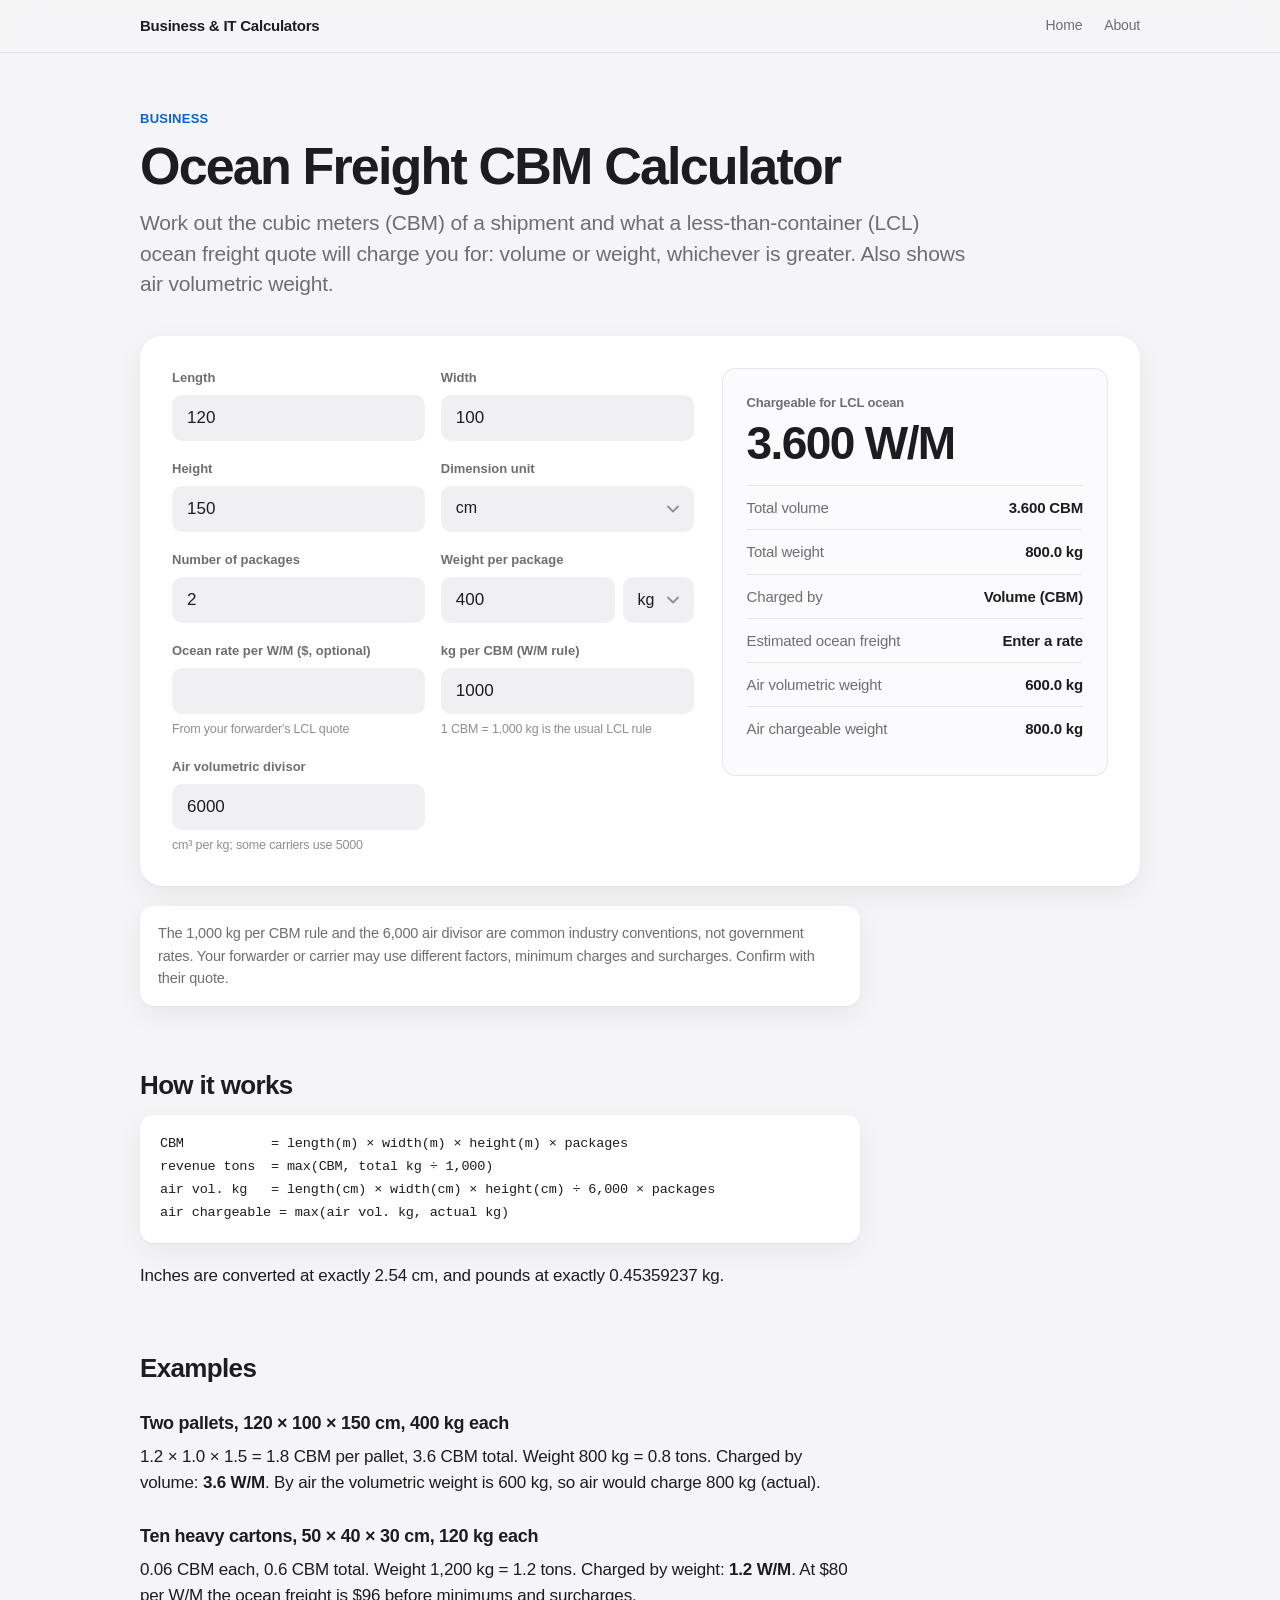
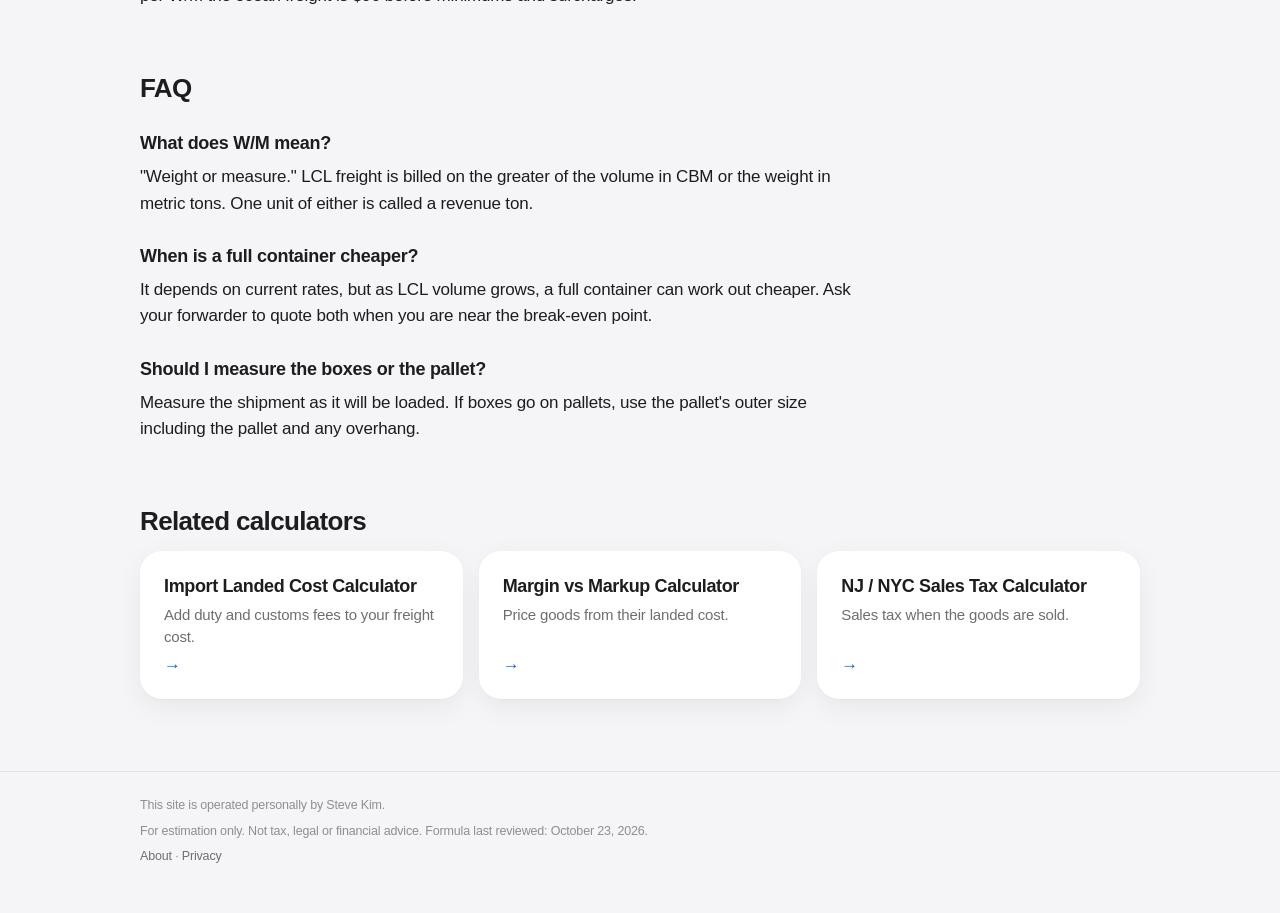
<file: business/ocean-freight-cbm-calculator/index.html>
<!doctype html>
<html lang="en">
<head>
<meta charset="utf-8">
<meta name="viewport" content="width=device-width, initial-scale=1">
<title>Ocean Freight CBM and Chargeable Weight Calculator | Business &amp; IT Calculators</title>
<meta name="description" content="Calculate CBM, revenue tons (W/M) for LCL ocean freight and volumetric weight for air freight. Enter dimensions in cm or inches and weight in kg or lb.">
<link rel="stylesheet" href="../../assets/style.css">
</head>
<body>
<header class="site-head"><div class="wrap">
  <a class="site-name" href="../../">Business &amp; IT Calculators</a>
  <nav><a href="../../">Home</a><a href="../../about/">About</a></nav>
</div></header>

<main class="wrap">
  <p class="crumb">Business</p>
  <h1>Ocean Freight CBM Calculator</h1>
  <p class="lede">Work out the cubic meters (CBM) of a shipment and what a less-than-container (LCL) ocean freight quote will charge you for: volume or weight, whichever is greater. Also shows air volumetric weight.</p>

  <form class="calc" id="f" novalidate>
    <div class="fields">
      <div class="field"><label for="len">Length</label><input id="len" inputmode="decimal" value="120"></div>
      <div class="field"><label for="wid">Width</label><input id="wid" inputmode="decimal" value="100"></div>
      <div class="field"><label for="hei">Height</label><input id="hei" inputmode="decimal" value="150"></div>
      <div class="field"><label for="dunit">Dimension unit</label><select id="dunit"><option value="cm" selected>cm</option><option value="in">inches</option></select></div>
      <div class="field"><label for="qty">Number of packages</label><input id="qty" inputmode="numeric" value="2"></div>
      <div class="field"><label for="wt">Weight per package</label>
        <div class="inline"><input id="wt" inputmode="decimal" value="400"><select id="wunit" aria-label="Weight unit"><option value="kg" selected>kg</option><option value="lb">lb</option></select></div></div>
      <div class="field"><label for="rate">Ocean rate per W/M ($, optional)</label><input id="rate" inputmode="decimal" value=""><span class="hint">From your forwarder's LCL quote</span></div>
      <div class="field"><label for="kgcbm">kg per CBM (W/M rule)</label><input id="kgcbm" inputmode="decimal" value="1000"><span class="hint">1 CBM = 1,000 kg is the usual LCL rule</span></div>
      <div class="field"><label for="div">Air volumetric divisor</label><input id="div" inputmode="decimal" value="6000"><span class="hint">cm³ per kg; some carriers use 5000</span></div>
    </div>
    <div class="result" aria-live="polite">
      <div class="main">Chargeable for LCL ocean<span class="big" id="r-rt">—</span></div>
      <dl>
        <dt>Total volume</dt><dd id="r-cbm">—</dd>
        <dt>Total weight</dt><dd id="r-kg">—</dd>
        <dt>Charged by</dt><dd id="r-by">—</dd>
        <dt>Estimated ocean freight</dt><dd id="r-cost">—</dd>
        <dt>Air volumetric weight</dt><dd id="r-air">—</dd>
        <dt>Air chargeable weight</dt><dd id="r-airc">—</dd>
      </dl>
      <div class="error" id="err" hidden></div>
    </div>
  </form>
  <p class="note">The 1,000 kg per CBM rule and the 6,000 air divisor are common industry conventions, not government rates. Your forwarder or carrier may use different factors, minimum charges and surcharges. Confirm with their quote.</p>

  <h2>How it works</h2>
  <div class="formula">CBM           = length(m) × width(m) × height(m) × packages
revenue tons  = max(CBM, total kg ÷ 1,000)
air vol. kg   = length(cm) × width(cm) × height(cm) ÷ 6,000 × packages
air chargeable = max(air vol. kg, actual kg)</div>
  <p>Inches are converted at exactly 2.54 cm, and pounds at exactly 0.45359237 kg.</p>

  <h2>Examples</h2>
  <h3>Two pallets, 120 × 100 × 150 cm, 400 kg each</h3>
  <p>1.2 × 1.0 × 1.5 = 1.8 CBM per pallet, 3.6 CBM total. Weight 800 kg = 0.8 tons. Charged by volume: <strong>3.6 W/M</strong>. By air the volumetric weight is 600 kg, so air would charge 800 kg (actual).</p>
  <h3>Ten heavy cartons, 50 × 40 × 30 cm, 120 kg each</h3>
  <p>0.06 CBM each, 0.6 CBM total. Weight 1,200 kg = 1.2 tons. Charged by weight: <strong>1.2 W/M</strong>. At $80 per W/M the ocean freight is $96 before minimums and surcharges.</p>

  <h2>FAQ</h2>
  <h3>What does W/M mean?</h3>
  <p>"Weight or measure." LCL freight is billed on the greater of the volume in CBM or the weight in metric tons. One unit of either is called a revenue ton.</p>
  <h3>When is a full container cheaper?</h3>
  <p>It depends on current rates, but as LCL volume grows, a full container can work out cheaper. Ask your forwarder to quote both when you are near the break-even point.</p>
  <h3>Should I measure the boxes or the pallet?</h3>
  <p>Measure the shipment as it will be loaded. If boxes go on pallets, use the pallet's outer size including the pallet and any overhang.</p>

  <section class="related">
    <h2>Related calculators</h2>
    <ul class="card-list">
      <li><a href="../import-landed-cost-calculator/"><strong>Import Landed Cost Calculator</strong><span>Add duty and customs fees to your freight cost.</span></a></li>
      <li><a href="../margin-markup-calculator/"><strong>Margin vs Markup Calculator</strong><span>Price goods from their landed cost.</span></a></li>
      <li><a href="../nj-nyc-sales-tax-calculator/"><strong>NJ / NYC Sales Tax Calculator</strong><span>Sales tax when the goods are sold.</span></a></li>
    </ul>
  </section>
</main>

<footer class="site-foot"><div class="wrap">
  <p>This site is operated personally by Steve Kim.</p>
  <p>For estimation only. Not tax, legal or financial advice. Formula last reviewed: October 23, 2026.</p>
  <p><a href="../../about/">About</a> · <a href="../../privacy/">Privacy</a></p>
</div></footer>

<script src="../../assets/common.js"></script>
<script src="../../js/calc.js"></script>
<script>
UI.bind('f', function () {
  var err = document.getElementById('err');
  try {
    var r = Calc.freightCbm({
      length: UI.num('len'), width: UI.num('wid'), height: UI.num('hei'), dimUnit: document.getElementById('dunit').value,
      qty: UI.num('qty'), weight: UI.num('wt'), weightUnit: document.getElementById('wunit').value,
      kgPerCbm: UI.num('kgcbm'), airDivisor: UI.num('div'), ratePerRT: UI.num('rate') || 0
    });
    err.hidden = true;
    UI.setText('r-rt', UI.fmt(r.revenueTons, 3) + ' W/M');
    UI.setText('r-cbm', UI.fmt(r.cbm, 3) + ' CBM');
    UI.setText('r-kg', UI.fmt(r.kg, 1) + ' kg');
    UI.setText('r-by', r.chargedBy === 'volume' ? 'Volume (CBM)' : 'Weight (tons)');
    UI.setText('r-cost', isFinite(r.oceanCost) ? UI.money(r.oceanCost) : 'Enter a rate');
    UI.setText('r-air', UI.fmt(r.airVolKg, 1) + ' kg');
    UI.setText('r-airc', UI.fmt(r.airChargeableKg, 1) + ' kg');
  } catch (e) {
    err.textContent = e.message; err.hidden = false;
    ['r-rt', 'r-cbm', 'r-kg', 'r-by', 'r-cost', 'r-air', 'r-airc'].forEach(function (id) { UI.setText(id, '—'); });
  }
});
</script>
</body>
</html>
</file>
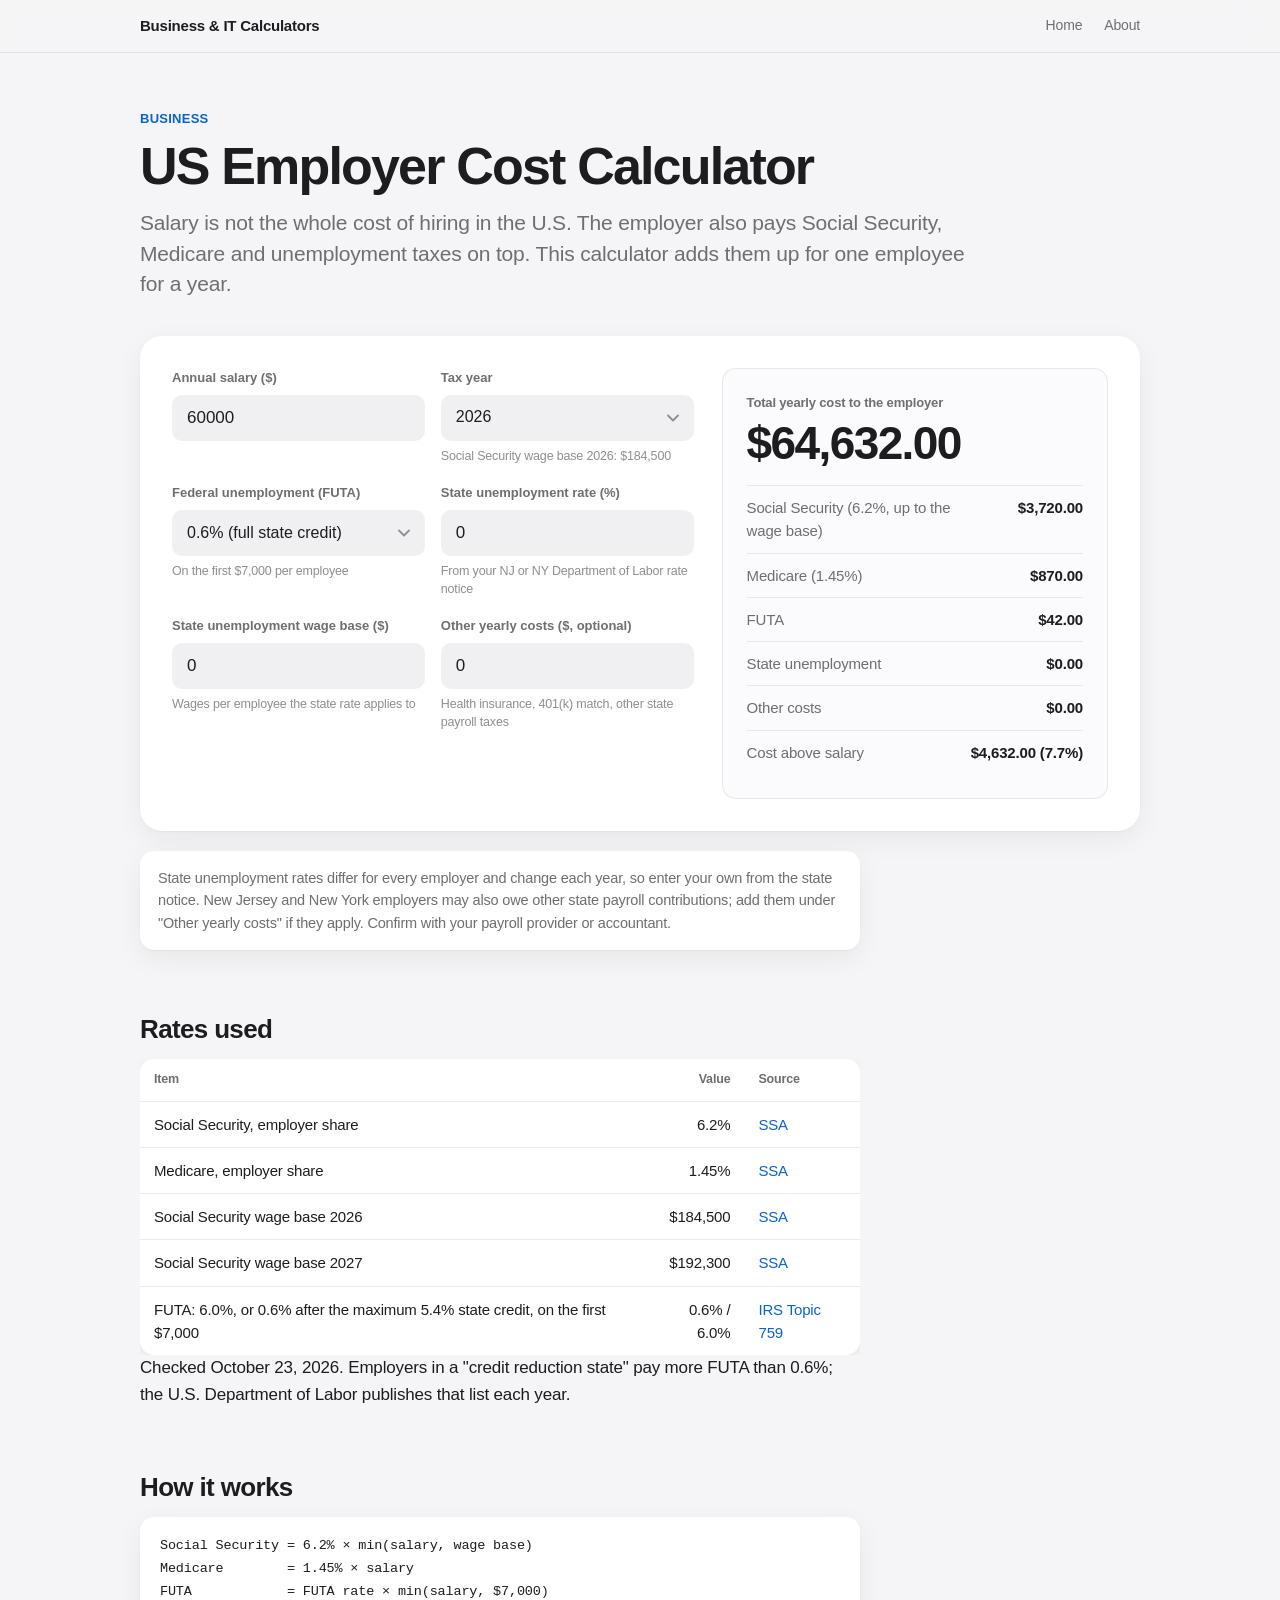
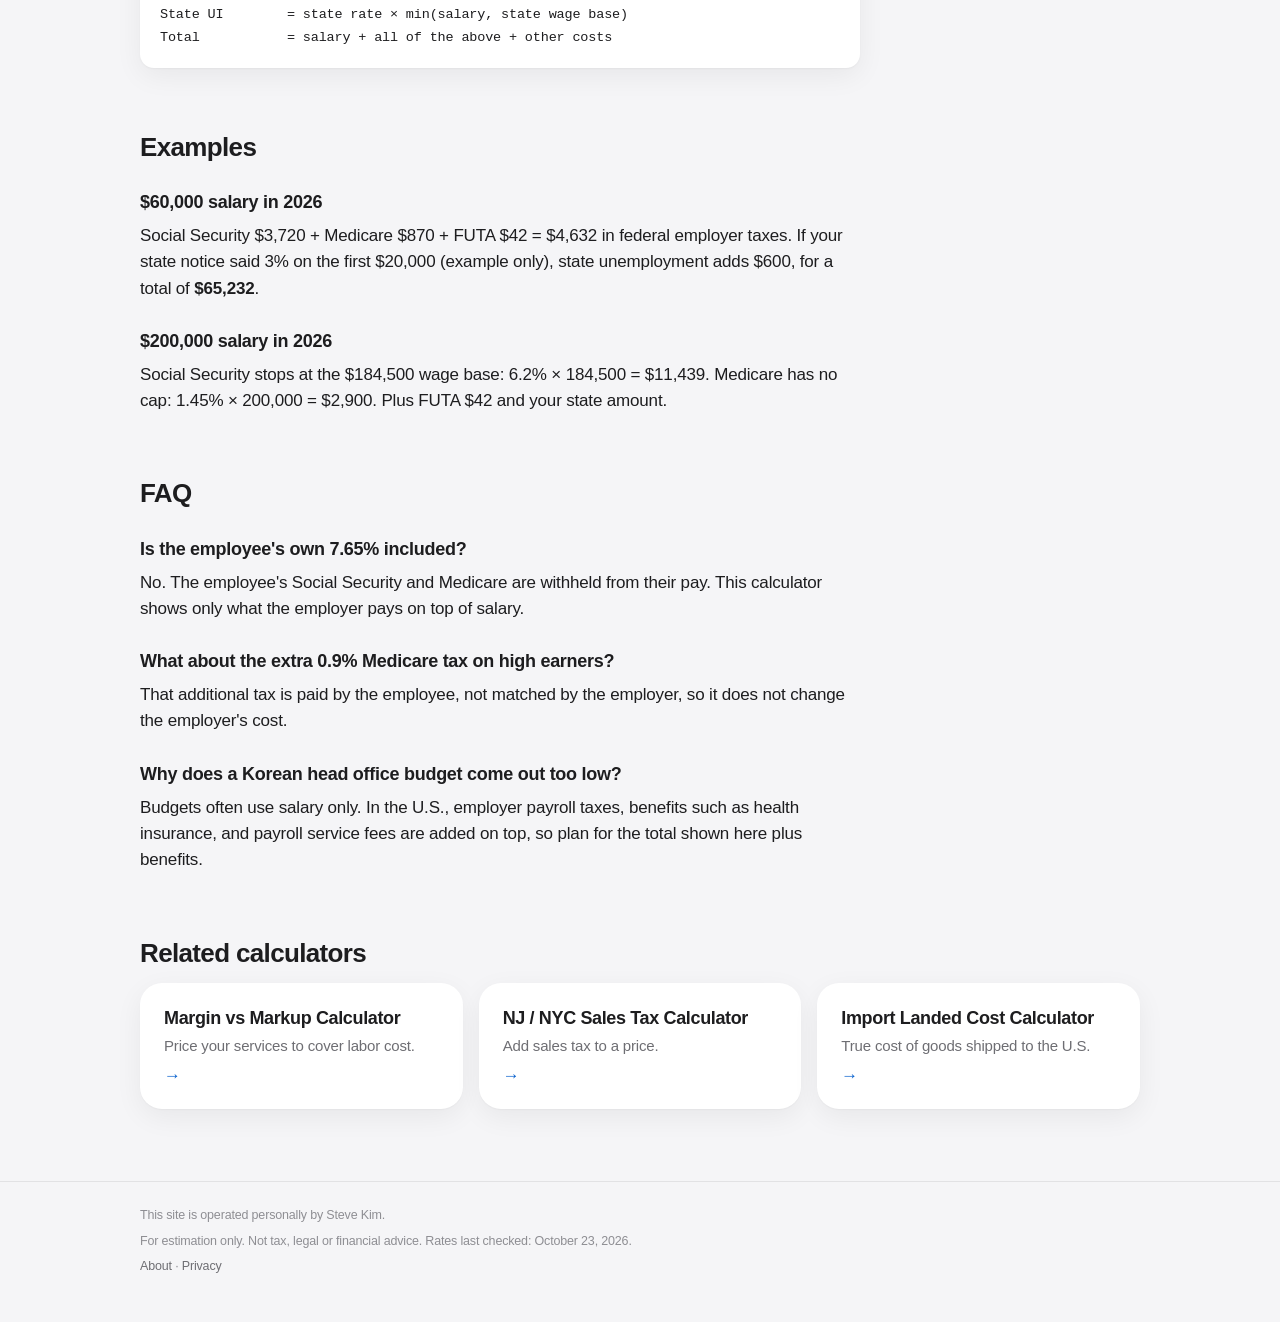
<file: business/us-employer-cost-calculator/index.html>
<!doctype html>
<html lang="en">
<head>
<meta charset="utf-8">
<meta name="viewport" content="width=device-width, initial-scale=1">
<title>US Employer Cost Calculator: True Cost of an Employee | Business &amp; IT Calculators</title>
<meta name="description" content="See what one U.S. employee really costs: salary plus employer Social Security, Medicare, FUTA and state unemployment tax. 2026 wage base from SSA.">
<link rel="stylesheet" href="../../assets/style.css">
</head>
<body>
<header class="site-head"><div class="wrap">
  <a class="site-name" href="../../">Business &amp; IT Calculators</a>
  <nav><a href="../../">Home</a><a href="../../about/">About</a></nav>
</div></header>

<main class="wrap">
  <p class="crumb">Business</p>
  <h1>US Employer Cost Calculator</h1>
  <p class="lede">Salary is not the whole cost of hiring in the U.S. The employer also pays Social Security, Medicare and unemployment taxes on top. This calculator adds them up for one employee for a year.</p>

  <form class="calc" id="f" novalidate>
    <div class="fields">
      <div class="field"><label for="salary">Annual salary ($)</label><input id="salary" inputmode="decimal" value="60000"></div>
      <div class="field"><label for="year">Tax year</label><select id="year"><option value="2026" selected>2026</option><option value="2027">2027</option></select><span class="hint" id="base-hint"></span></div>
      <div class="field"><label for="futa">Federal unemployment (FUTA)</label>
        <select id="futa"><option value="credit" selected>0.6% (full state credit)</option><option value="gross">6.0% (no state credit)</option></select>
        <span class="hint">On the first $7,000 per employee</span></div>
      <div class="field"><label for="suta">State unemployment rate (%)</label><input id="suta" inputmode="decimal" value="0"><span class="hint">From your NJ or NY Department of Labor rate notice</span></div>
      <div class="field"><label for="sutabase">State unemployment wage base ($)</label><input id="sutabase" inputmode="decimal" value="0"><span class="hint">Wages per employee the state rate applies to</span></div>
      <div class="field"><label for="other">Other yearly costs ($, optional)</label><input id="other" inputmode="decimal" value="0"><span class="hint">Health insurance, 401(k) match, other state payroll taxes</span></div>
    </div>
    <div class="result" aria-live="polite">
      <div class="main">Total yearly cost to the employer<span class="big" id="r-total">—</span></div>
      <dl>
        <dt>Social Security (6.2%, up to the wage base)</dt><dd id="r-ss">—</dd>
        <dt>Medicare (1.45%)</dt><dd id="r-med">—</dd>
        <dt>FUTA</dt><dd id="r-futa">—</dd>
        <dt>State unemployment</dt><dd id="r-suta">—</dd>
        <dt>Other costs</dt><dd id="r-other">—</dd>
        <dt>Cost above salary</dt><dd id="r-over">—</dd>
      </dl>
      <div class="error" id="err" hidden></div>
    </div>
  </form>
  <p class="note">State unemployment rates differ for every employer and change each year, so enter your own from the state notice. New Jersey and New York employers may also owe other state payroll contributions; add them under "Other yearly costs" if they apply. Confirm with your payroll provider or accountant.</p>

  <h2>Rates used</h2>
  <div class="table-wrap"><table>
    <thead><tr><th>Item</th><th class="num">Value</th><th>Source</th></tr></thead>
    <tbody>
      <tr><td>Social Security, employer share</td><td class="num">6.2%</td><td><a href="https://www.ssa.gov/oact/progdata/taxRates.html" rel="noopener">SSA</a></td></tr>
      <tr><td>Medicare, employer share</td><td class="num">1.45%</td><td><a href="https://www.ssa.gov/oact/progdata/taxRates.html" rel="noopener">SSA</a></td></tr>
      <tr><td>Social Security wage base 2026</td><td class="num">$184,500</td><td><a href="https://www.ssa.gov/oact/cola/cbb.html" rel="noopener">SSA</a></td></tr>
      <tr><td>Social Security wage base 2027</td><td class="num">$192,300</td><td><a href="https://www.ssa.gov/oact/cola/cbb.html" rel="noopener">SSA</a></td></tr>
      <tr><td>FUTA: 6.0%, or 0.6% after the maximum 5.4% state credit, on the first $7,000</td><td class="num">0.6% / 6.0%</td><td><a href="https://www.irs.gov/taxtopics/tc759" rel="noopener">IRS Topic 759</a></td></tr>
    </tbody>
  </table></div>
  <p>Checked October 23, 2026. Employers in a "credit reduction state" pay more FUTA than 0.6%; the U.S. Department of Labor publishes that list each year.</p>

  <h2>How it works</h2>
  <div class="formula">Social Security = 6.2% × min(salary, wage base)
Medicare        = 1.45% × salary
FUTA            = FUTA rate × min(salary, $7,000)
State UI        = state rate × min(salary, state wage base)
Total           = salary + all of the above + other costs</div>

  <h2>Examples</h2>
  <h3>$60,000 salary in 2026</h3>
  <p>Social Security $3,720 + Medicare $870 + FUTA $42 = $4,632 in federal employer taxes. If your state notice said 3% on the first $20,000 (example only), state unemployment adds $600, for a total of <strong>$65,232</strong>.</p>
  <h3>$200,000 salary in 2026</h3>
  <p>Social Security stops at the $184,500 wage base: 6.2% × 184,500 = $11,439. Medicare has no cap: 1.45% × 200,000 = $2,900. Plus FUTA $42 and your state amount.</p>

  <h2>FAQ</h2>
  <h3>Is the employee's own 7.65% included?</h3>
  <p>No. The employee's Social Security and Medicare are withheld from their pay. This calculator shows only what the employer pays on top of salary.</p>
  <h3>What about the extra 0.9% Medicare tax on high earners?</h3>
  <p>That additional tax is paid by the employee, not matched by the employer, so it does not change the employer's cost.</p>
  <h3>Why does a Korean head office budget come out too low?</h3>
  <p>Budgets often use salary only. In the U.S., employer payroll taxes, benefits such as health insurance, and payroll service fees are added on top, so plan for the total shown here plus benefits.</p>

  <section class="related">
    <h2>Related calculators</h2>
    <ul class="card-list">
      <li><a href="../margin-markup-calculator/"><strong>Margin vs Markup Calculator</strong><span>Price your services to cover labor cost.</span></a></li>
      <li><a href="../nj-nyc-sales-tax-calculator/"><strong>NJ / NYC Sales Tax Calculator</strong><span>Add sales tax to a price.</span></a></li>
      <li><a href="../import-landed-cost-calculator/"><strong>Import Landed Cost Calculator</strong><span>True cost of goods shipped to the U.S.</span></a></li>
    </ul>
  </section>
</main>

<footer class="site-foot"><div class="wrap">
  <p>This site is operated personally by Steve Kim.</p>
  <p>For estimation only. Not tax, legal or financial advice. Rates last checked: October 23, 2026.</p>
  <p><a href="../../about/">About</a> · <a href="../../privacy/">Privacy</a></p>
</div></footer>

<script src="../../assets/common.js"></script>
<script src="../../js/rates.js"></script>
<script src="../../js/calc.js"></script>
<script>
UI.bind('f', function () {
  var err = document.getElementById('err');
  try {
    var year = document.getElementById('year').value;
    var base = year === '2027' ? RATES.ss_wage_base_2027 : RATES.ss_wage_base_2026;
    UI.setText('base-hint', 'Social Security wage base ' + year + ': ' + UI.money(base).replace('.00', ''));
    var r = Calc.employerCost({
      salary: UI.num('salary'), ssPct: RATES.ss_rate_employer, ssWageBase: base, medicarePct: RATES.medicare_rate_employer,
      futaPct: document.getElementById('futa').value === 'gross' ? RATES.futa_rate_gross : RATES.futa_rate_after_credit, futaWageBase: RATES.futa_wage_base,
      sutaPct: UI.num('suta') || 0, sutaWageBase: UI.num('sutabase') || 0, otherAnnual: UI.num('other') || 0
    });
    err.hidden = true;
    UI.setText('r-total', UI.money(r.total));
    UI.setText('r-ss', UI.money(r.ss));
    UI.setText('r-med', UI.money(r.medicare));
    UI.setText('r-futa', UI.money(r.futa));
    UI.setText('r-suta', UI.money(r.suta));
    UI.setText('r-other', UI.money(r.other));
    UI.setText('r-over', UI.money(r.total - UI.num('salary')) + ' (' + UI.fmt(r.overPct, 1) + '%)');
  } catch (e) {
    err.textContent = e.message; err.hidden = false;
    ['r-total', 'r-ss', 'r-med', 'r-futa', 'r-suta', 'r-other', 'r-over'].forEach(function (id) { UI.setText(id, '—'); });
  }
});
</script>
</body>
</html>
</file>
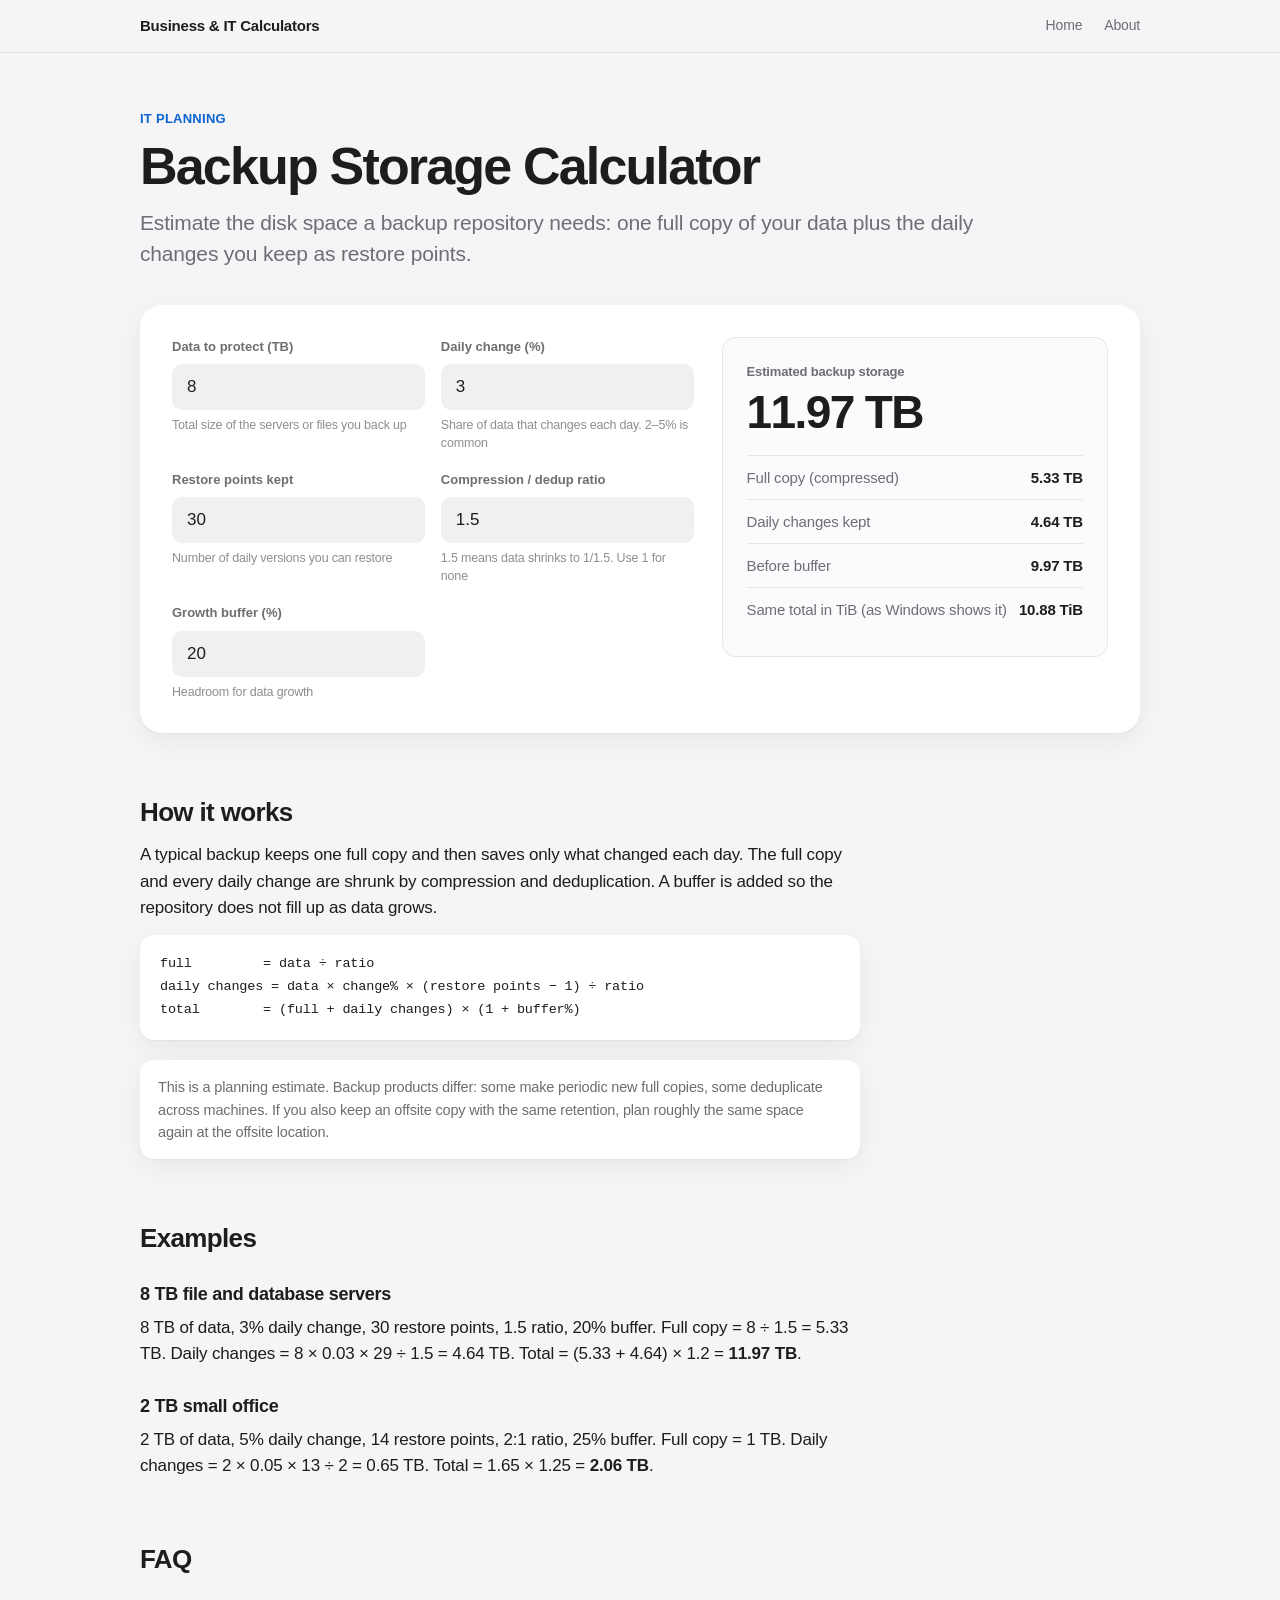
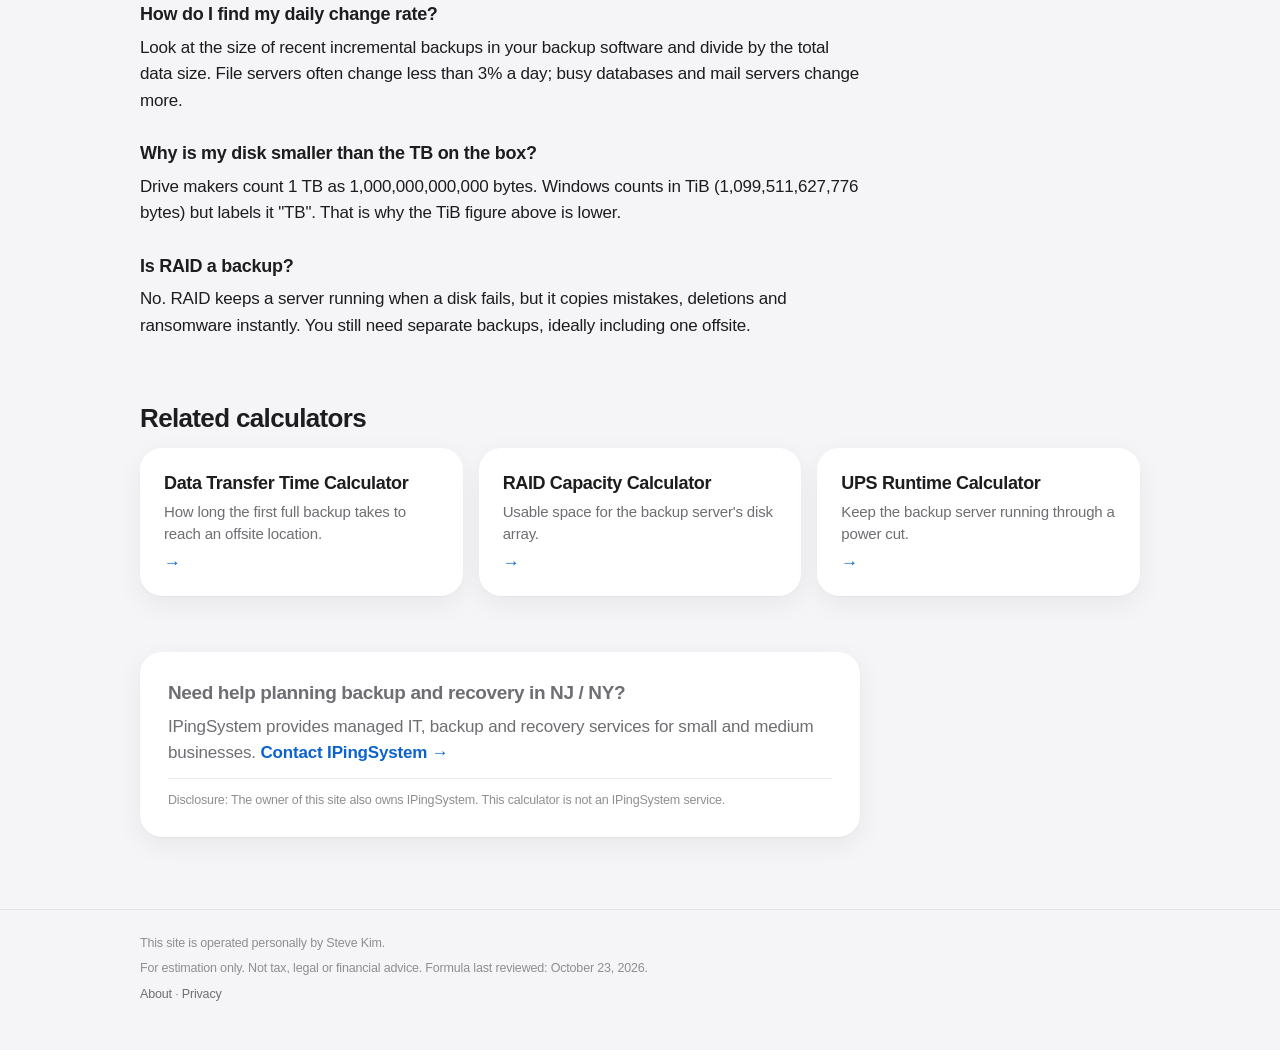
<file: it/backup-storage-calculator/index.html>
<!doctype html>
<html lang="en">
<head>
<meta charset="utf-8">
<meta name="viewport" content="width=device-width, initial-scale=1">
<title>Backup Storage Calculator | Business &amp; IT Calculators</title>
<meta name="description" content="Estimate how much backup storage you need from data size, daily change rate, number of restore points and compression. Free, runs in your browser.">
<link rel="stylesheet" href="../../assets/style.css">
</head>
<body>
<header class="site-head"><div class="wrap">
  <a class="site-name" href="../../">Business &amp; IT Calculators</a>
  <nav><a href="../../">Home</a><a href="../../about/">About</a></nav>
</div></header>

<main class="wrap">
  <p class="crumb">IT planning</p>
  <h1>Backup Storage Calculator</h1>
  <p class="lede">Estimate the disk space a backup repository needs: one full copy of your data plus the daily changes you keep as restore points.</p>

  <form class="calc" id="f" novalidate>
    <div class="fields">
      <div class="field"><label for="data">Data to protect (TB)</label><input id="data" inputmode="decimal" value="8"><span class="hint">Total size of the servers or files you back up</span></div>
      <div class="field"><label for="change">Daily change (%)</label><input id="change" inputmode="decimal" value="3"><span class="hint">Share of data that changes each day. 2–5% is common</span></div>
      <div class="field"><label for="retention">Restore points kept</label><input id="retention" inputmode="numeric" value="30"><span class="hint">Number of daily versions you can restore</span></div>
      <div class="field"><label for="ratio">Compression / dedup ratio</label><input id="ratio" inputmode="decimal" value="1.5"><span class="hint">1.5 means data shrinks to 1/1.5. Use 1 for none</span></div>
      <div class="field"><label for="buffer">Growth buffer (%)</label><input id="buffer" inputmode="decimal" value="20"><span class="hint">Headroom for data growth</span></div>
    </div>
    <div class="result" aria-live="polite">
      <div class="main">Estimated backup storage<span class="big" id="r-total">—</span></div>
      <dl>
        <dt>Full copy (compressed)</dt><dd id="r-full">—</dd>
        <dt>Daily changes kept</dt><dd id="r-inc">—</dd>
        <dt>Before buffer</dt><dd id="r-sub">—</dd>
        <dt>Same total in TiB (as Windows shows it)</dt><dd id="r-tib">—</dd>
      </dl>
      <div class="error" id="err" hidden></div>
    </div>
  </form>

  <h2>How it works</h2>
  <p>A typical backup keeps one full copy and then saves only what changed each day. The full copy and every daily change are shrunk by compression and deduplication. A buffer is added so the repository does not fill up as data grows.</p>
  <div class="formula">full         = data ÷ ratio
daily changes = data × change% × (restore points − 1) ÷ ratio
total        = (full + daily changes) × (1 + buffer%)</div>
  <p class="note">This is a planning estimate. Backup products differ: some make periodic new full copies, some deduplicate across machines. If you also keep an offsite copy with the same retention, plan roughly the same space again at the offsite location.</p>

  <h2>Examples</h2>
  <h3>8 TB file and database servers</h3>
  <p>8 TB of data, 3% daily change, 30 restore points, 1.5 ratio, 20% buffer. Full copy = 8 ÷ 1.5 = 5.33 TB. Daily changes = 8 × 0.03 × 29 ÷ 1.5 = 4.64 TB. Total = (5.33 + 4.64) × 1.2 = <strong>11.97 TB</strong>.</p>
  <h3>2 TB small office</h3>
  <p>2 TB of data, 5% daily change, 14 restore points, 2:1 ratio, 25% buffer. Full copy = 1 TB. Daily changes = 2 × 0.05 × 13 ÷ 2 = 0.65 TB. Total = 1.65 × 1.25 = <strong>2.06 TB</strong>.</p>

  <h2>FAQ</h2>
  <h3>How do I find my daily change rate?</h3>
  <p>Look at the size of recent incremental backups in your backup software and divide by the total data size. File servers often change less than 3% a day; busy databases and mail servers change more.</p>
  <h3>Why is my disk smaller than the TB on the box?</h3>
  <p>Drive makers count 1 TB as 1,000,000,000,000 bytes. Windows counts in TiB (1,099,511,627,776 bytes) but labels it "TB". That is why the TiB figure above is lower.</p>
  <h3>Is RAID a backup?</h3>
  <p>No. RAID keeps a server running when a disk fails, but it copies mistakes, deletions and ransomware instantly. You still need separate backups, ideally including one offsite.</p>

  <section class="related">
    <h2>Related calculators</h2>
    <ul class="card-list">
      <li><a href="../data-transfer-time-calculator/"><strong>Data Transfer Time Calculator</strong><span>How long the first full backup takes to reach an offsite location.</span></a></li>
      <li><a href="../raid-capacity-calculator/"><strong>RAID Capacity Calculator</strong><span>Usable space for the backup server's disk array.</span></a></li>
      <li><a href="../ups-runtime-calculator/"><strong>UPS Runtime Calculator</strong><span>Keep the backup server running through a power cut.</span></a></li>
    </ul>
  </section>

  <aside class="rec">
    <p class="rec-title">Need help planning backup and recovery in NJ / NY?</p>
    <p>IPingSystem provides managed IT, backup and recovery services for small and medium businesses. <a href="https://www.ipingsystem.com/#contact" rel="noopener" data-rec="backup">Contact IPingSystem</a></p>
    <p class="rec-disc">Disclosure: The owner of this site also owns IPingSystem. This calculator is not an IPingSystem service.</p>
  </aside>
</main>

<footer class="site-foot"><div class="wrap">
  <p>This site is operated personally by Steve Kim.</p>
  <p>For estimation only. Not tax, legal or financial advice. Formula last reviewed: October 23, 2026.</p>
  <p><a href="../../about/">About</a> · <a href="../../privacy/">Privacy</a></p>
</div></footer>

<script src="../../assets/common.js"></script>
<script src="../../js/calc.js"></script>
<script>
UI.bind('f', function () {
  var err = document.getElementById('err');
  try {
    var r = Calc.backupStorage({ dataTB: UI.num('data'), changePct: UI.num('change'), retention: UI.num('retention'), ratio: UI.num('ratio'), bufferPct: UI.num('buffer') });
    err.hidden = true;
    UI.setText('r-total', UI.fmt(r.total, 2) + ' TB');
    UI.setText('r-full', UI.fmt(r.full, 2) + ' TB');
    UI.setText('r-inc', UI.fmt(r.incrementals, 2) + ' TB');
    UI.setText('r-sub', UI.fmt(r.subtotal, 2) + ' TB');
    UI.setText('r-tib', UI.fmt(r.totalTiB, 2) + ' TiB');
  } catch (e) {
    err.textContent = e.message; err.hidden = false;
    ['r-total', 'r-full', 'r-inc', 'r-sub', 'r-tib'].forEach(function (id) { UI.setText(id, '—'); });
  }
});
</script>
</body>
</html>
</file>
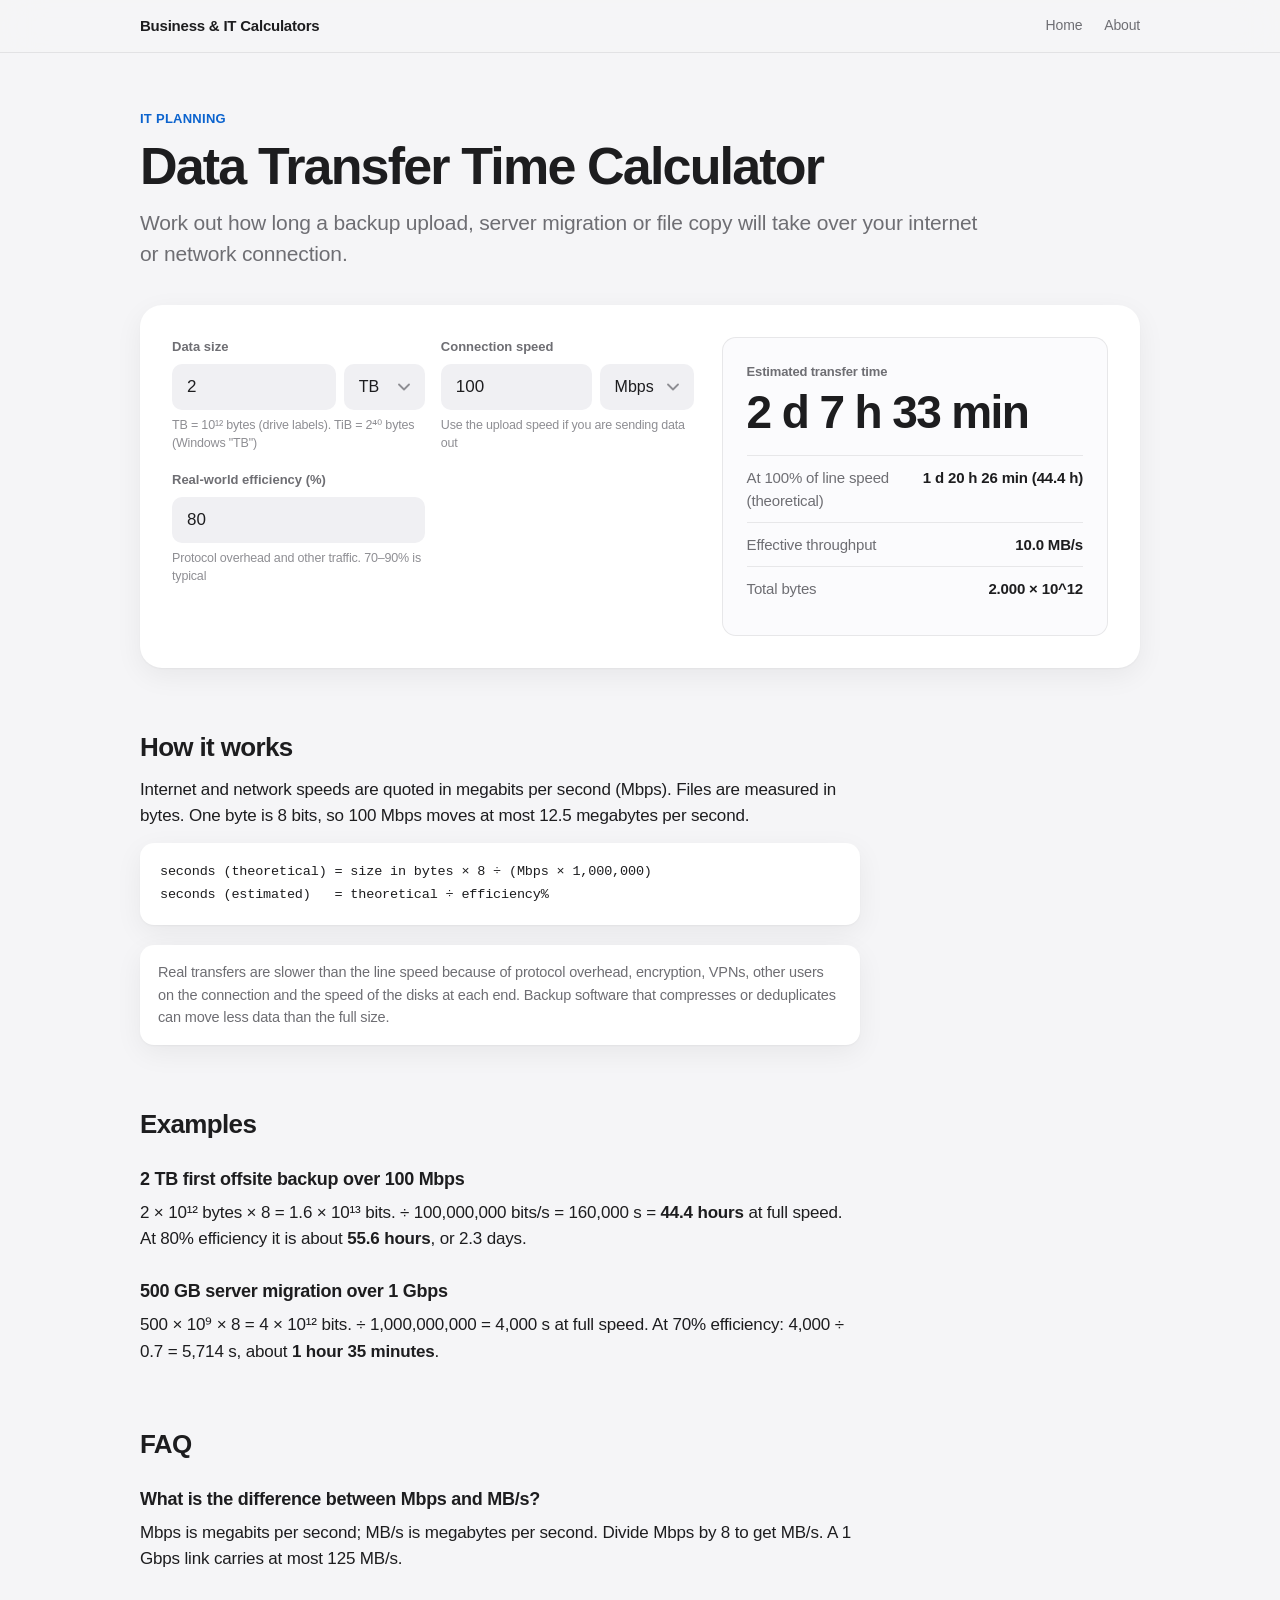
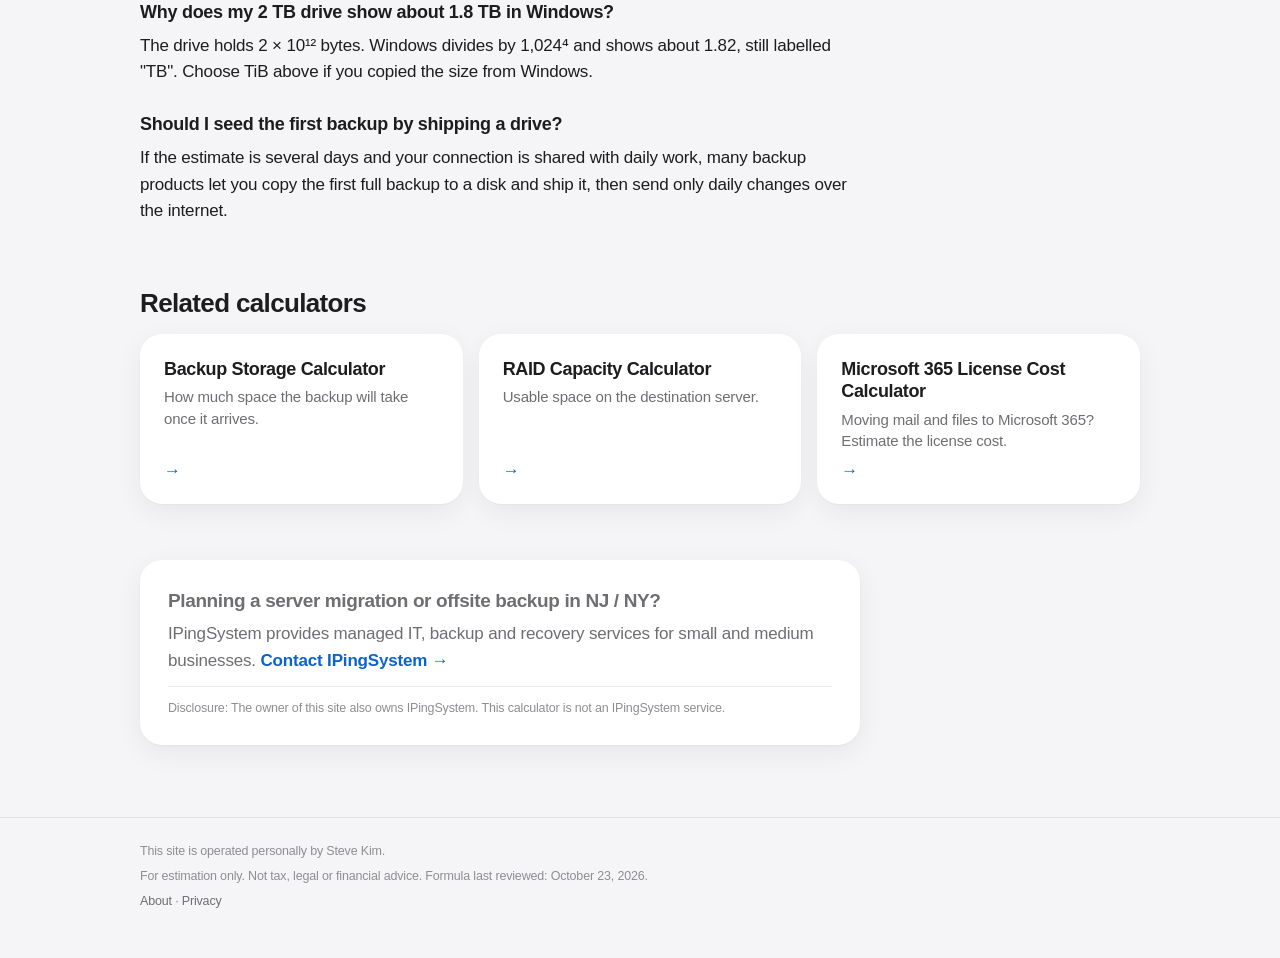
<file: it/data-transfer-time-calculator/index.html>
<!doctype html>
<html lang="en">
<head>
<meta charset="utf-8">
<meta name="viewport" content="width=device-width, initial-scale=1">
<title>Data Transfer Time Calculator | Business &amp; IT Calculators</title>
<meta name="description" content="How long will it take to transfer data over your connection? Enter size and speed in Mbps; see the ideal time and a realistic estimate. Shows TB vs TiB.">
<link rel="stylesheet" href="../../assets/style.css">
</head>
<body>
<header class="site-head"><div class="wrap">
  <a class="site-name" href="../../">Business &amp; IT Calculators</a>
  <nav><a href="../../">Home</a><a href="../../about/">About</a></nav>
</div></header>

<main class="wrap">
  <p class="crumb">IT planning</p>
  <h1>Data Transfer Time Calculator</h1>
  <p class="lede">Work out how long a backup upload, server migration or file copy will take over your internet or network connection.</p>

  <form class="calc" id="f" novalidate>
    <div class="fields">
      <div class="field"><label for="size">Data size</label>
        <div class="inline"><input id="size" inputmode="decimal" value="2" aria-describedby="size-h">
          <select id="unit" aria-label="Size unit"><option>GB</option><option selected>TB</option><option>GiB</option><option>TiB</option></select></div>
        <span class="hint" id="size-h">TB = 10¹² bytes (drive labels). TiB = 2⁴⁰ bytes (Windows "TB")</span></div>
      <div class="field"><label for="speed">Connection speed</label>
        <div class="inline"><input id="speed" inputmode="decimal" value="100">
          <select id="sunit" aria-label="Speed unit"><option selected>Mbps</option><option>Gbps</option></select></div>
        <span class="hint">Use the upload speed if you are sending data out</span></div>
      <div class="field"><label for="eff">Real-world efficiency (%)</label><input id="eff" inputmode="decimal" value="80"><span class="hint">Protocol overhead and other traffic. 70–90% is typical</span></div>
    </div>
    <div class="result" aria-live="polite">
      <div class="main">Estimated transfer time<span class="big" id="r-est">—</span></div>
      <dl>
        <dt>At 100% of line speed (theoretical)</dt><dd id="r-ideal">—</dd>
        <dt>Effective throughput</dt><dd id="r-mbs">—</dd>
        <dt>Total bytes</dt><dd id="r-bytes">—</dd>
      </dl>
      <div class="error" id="err" hidden></div>
    </div>
  </form>

  <h2>How it works</h2>
  <p>Internet and network speeds are quoted in megabits per second (Mbps). Files are measured in bytes. One byte is 8 bits, so 100 Mbps moves at most 12.5 megabytes per second.</p>
  <div class="formula">seconds (theoretical) = size in bytes × 8 ÷ (Mbps × 1,000,000)
seconds (estimated)   = theoretical ÷ efficiency%</div>
  <p class="note">Real transfers are slower than the line speed because of protocol overhead, encryption, VPNs, other users on the connection and the speed of the disks at each end. Backup software that compresses or deduplicates can move less data than the full size.</p>

  <h2>Examples</h2>
  <h3>2 TB first offsite backup over 100 Mbps</h3>
  <p>2 × 10¹² bytes × 8 = 1.6 × 10¹³ bits. ÷ 100,000,000 bits/s = 160,000 s = <strong>44.4 hours</strong> at full speed. At 80% efficiency it is about <strong>55.6 hours</strong>, or 2.3 days.</p>
  <h3>500 GB server migration over 1 Gbps</h3>
  <p>500 × 10⁹ × 8 = 4 × 10¹² bits. ÷ 1,000,000,000 = 4,000 s at full speed. At 70% efficiency: 4,000 ÷ 0.7 = 5,714 s, about <strong>1 hour 35 minutes</strong>.</p>

  <h2>FAQ</h2>
  <h3>What is the difference between Mbps and MB/s?</h3>
  <p>Mbps is megabits per second; MB/s is megabytes per second. Divide Mbps by 8 to get MB/s. A 1 Gbps link carries at most 125 MB/s.</p>
  <h3>Why does my 2 TB drive show about 1.8 TB in Windows?</h3>
  <p>The drive holds 2 × 10¹² bytes. Windows divides by 1,024⁴ and shows about 1.82, still labelled "TB". Choose TiB above if you copied the size from Windows.</p>
  <h3>Should I seed the first backup by shipping a drive?</h3>
  <p>If the estimate is several days and your connection is shared with daily work, many backup products let you copy the first full backup to a disk and ship it, then send only daily changes over the internet.</p>

  <section class="related">
    <h2>Related calculators</h2>
    <ul class="card-list">
      <li><a href="../backup-storage-calculator/"><strong>Backup Storage Calculator</strong><span>How much space the backup will take once it arrives.</span></a></li>
      <li><a href="../raid-capacity-calculator/"><strong>RAID Capacity Calculator</strong><span>Usable space on the destination server.</span></a></li>
      <li><a href="../microsoft-365-license-calculator/"><strong>Microsoft 365 License Cost Calculator</strong><span>Moving mail and files to Microsoft 365? Estimate the license cost.</span></a></li>
    </ul>
  </section>

  <aside class="rec">
    <p class="rec-title">Planning a server migration or offsite backup in NJ / NY?</p>
    <p>IPingSystem provides managed IT, backup and recovery services for small and medium businesses. <a href="https://www.ipingsystem.com/#contact" rel="noopener" data-rec="transfer">Contact IPingSystem</a></p>
    <p class="rec-disc">Disclosure: The owner of this site also owns IPingSystem. This calculator is not an IPingSystem service.</p>
  </aside>
</main>

<footer class="site-foot"><div class="wrap">
  <p>This site is operated personally by Steve Kim.</p>
  <p>For estimation only. Not tax, legal or financial advice. Formula last reviewed: October 23, 2026.</p>
  <p><a href="../../about/">About</a> · <a href="../../privacy/">Privacy</a></p>
</div></footer>

<script src="../../assets/common.js"></script>
<script src="../../js/calc.js"></script>
<script>
UI.bind('f', function () {
  var err = document.getElementById('err');
  try {
    var mult = document.getElementById('sunit').value === 'Gbps' ? 1000 : 1;
    var r = Calc.transferTime({ size: UI.num('size'), unit: document.getElementById('unit').value, mbps: UI.num('speed') * mult, efficiencyPct: UI.num('eff') });
    err.hidden = true;
    UI.setText('r-est', UI.duration(r.estimatedSeconds));
    UI.setText('r-ideal', UI.duration(r.idealSeconds) + ' (' + UI.fmt(r.idealSeconds / 3600, 1) + ' h)');
    UI.setText('r-mbs', UI.fmt(r.mbPerSec, 1) + ' MB/s');
    UI.setText('r-bytes', r.bytes.toExponential(3).replace('e+', ' × 10^'));
  } catch (e) {
    err.textContent = e.message; err.hidden = false;
    ['r-est', 'r-ideal', 'r-mbs', 'r-bytes'].forEach(function (id) { UI.setText(id, '—'); });
  }
});
</script>
</body>
</html>
</file>
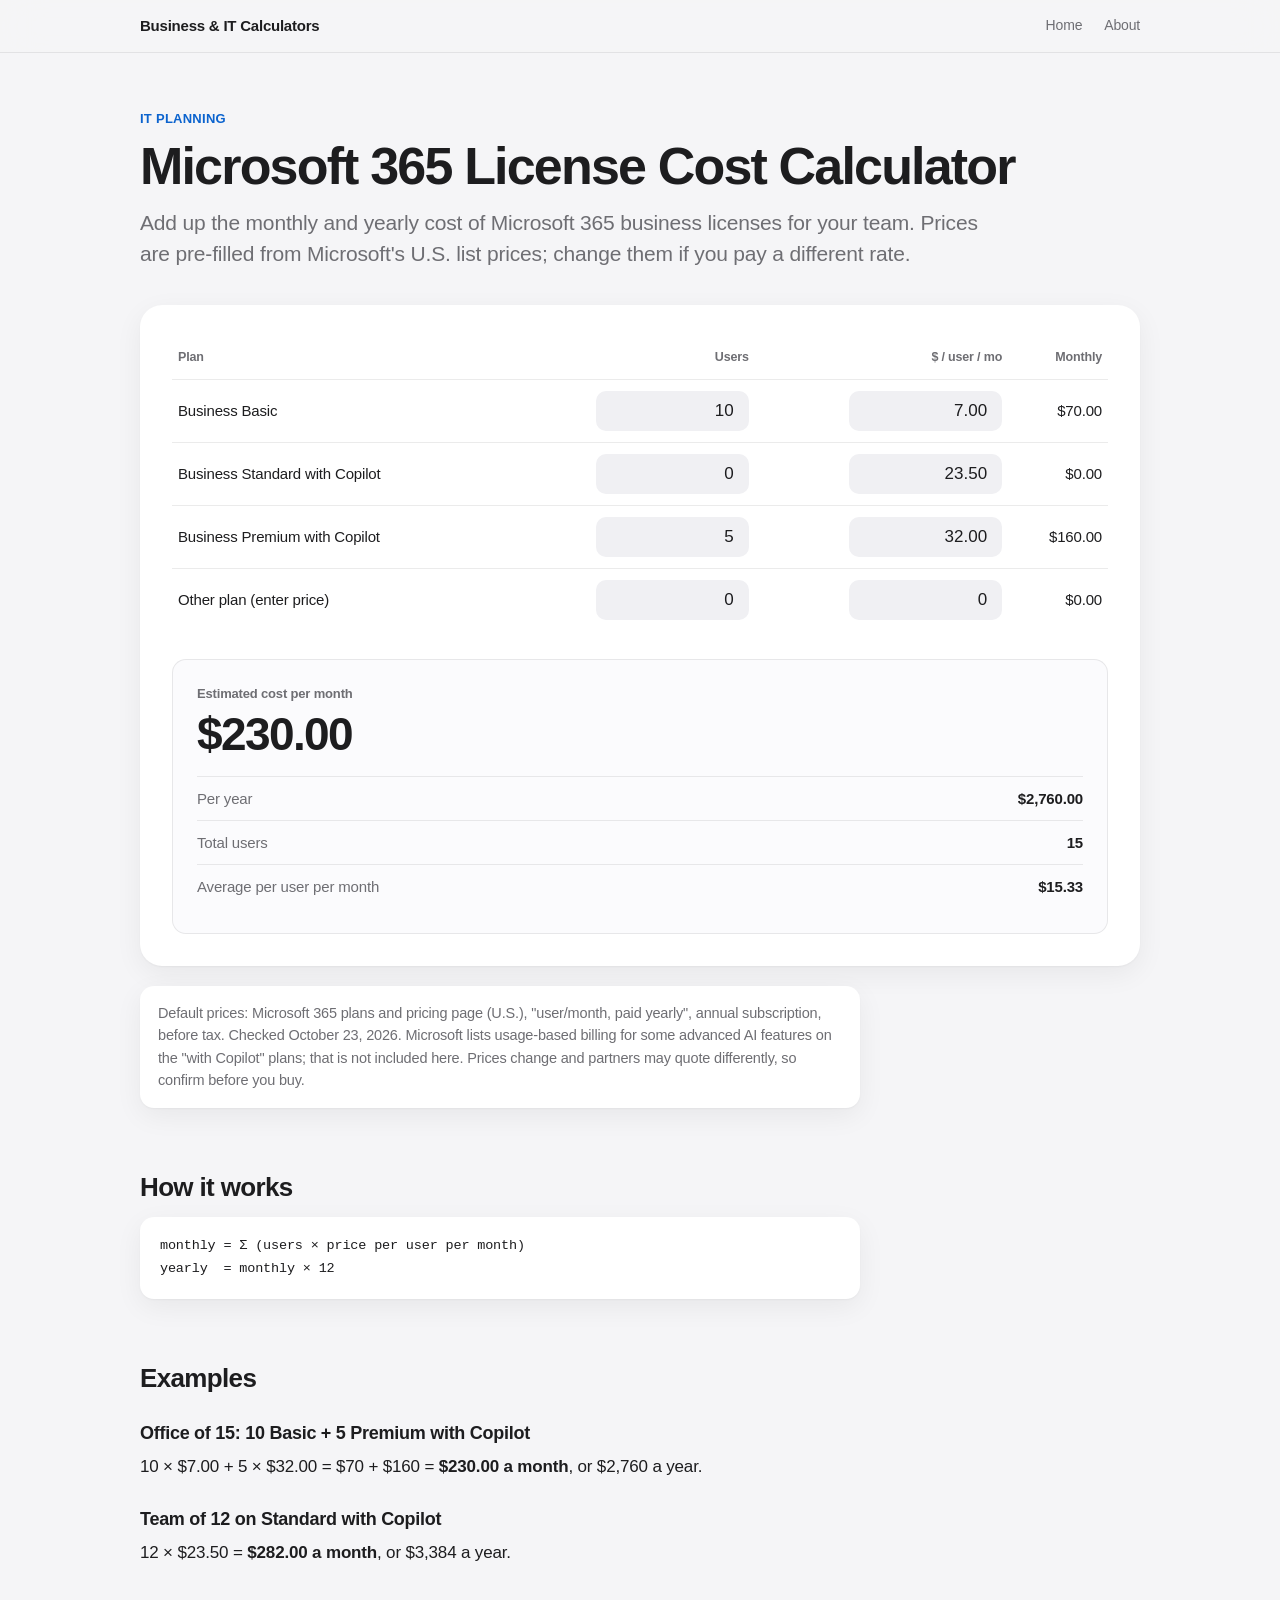
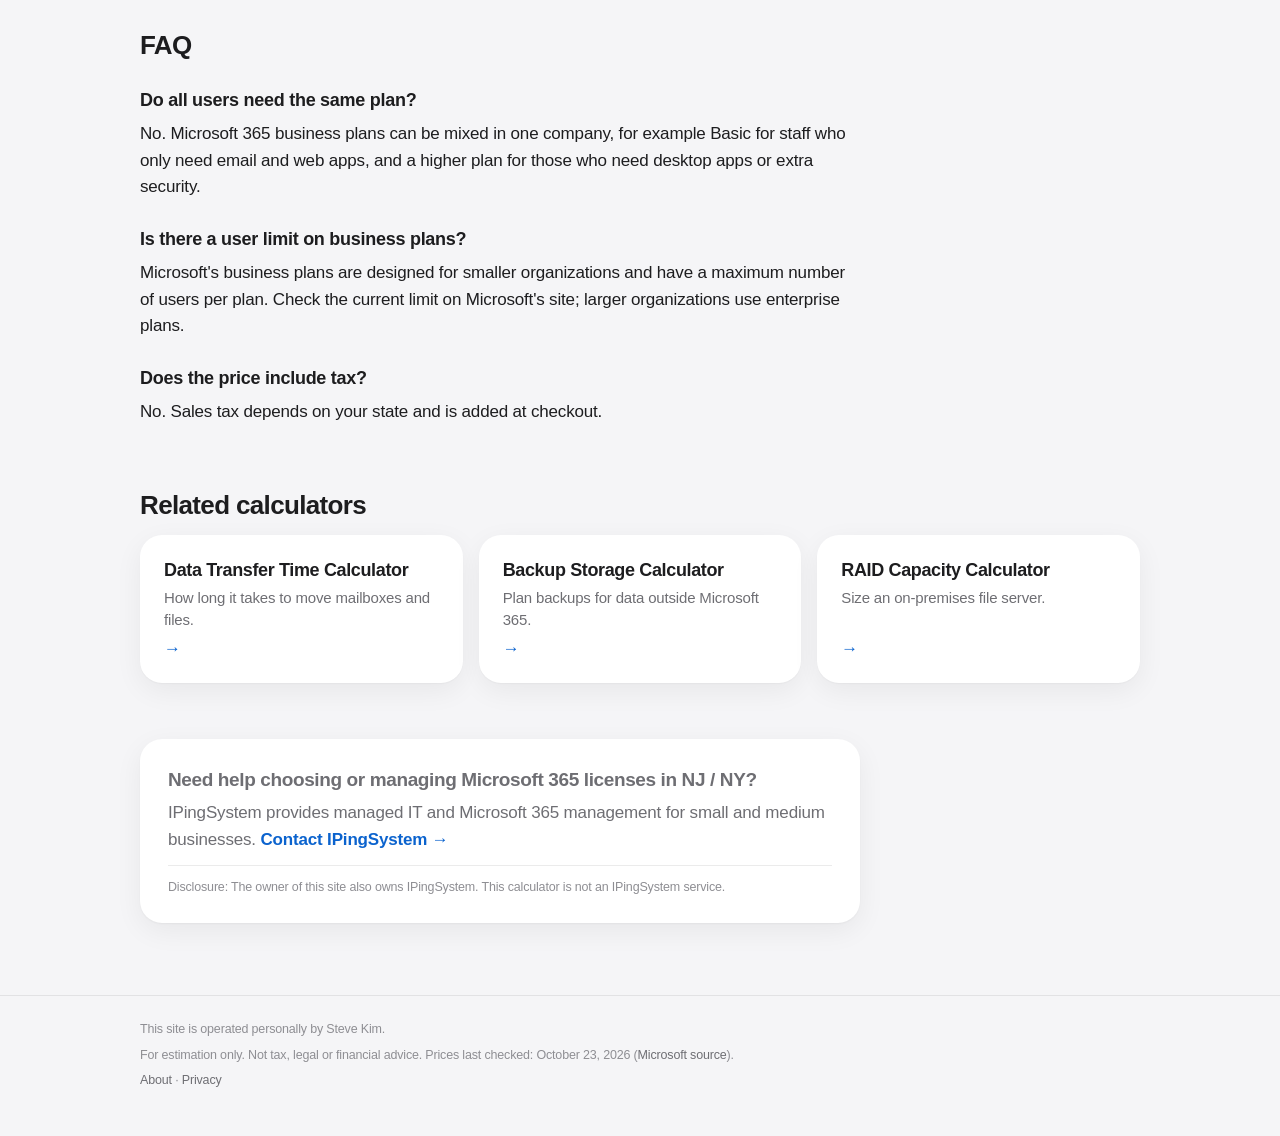
<file: it/microsoft-365-license-calculator/index.html>
<!doctype html>
<html lang="en">
<head>
<meta charset="utf-8">
<meta name="viewport" content="width=device-width, initial-scale=1">
<title>Microsoft 365 License Cost Calculator | Business &amp; IT Calculators</title>
<meta name="description" content="Estimate monthly and yearly Microsoft 365 business license cost for a mix of plans. Prices from Microsoft's U.S. pricing page with the date checked; you can edit them.">
<link rel="stylesheet" href="../../assets/style.css">
</head>
<body>
<header class="site-head"><div class="wrap">
  <a class="site-name" href="../../">Business &amp; IT Calculators</a>
  <nav><a href="../../">Home</a><a href="../../about/">About</a></nav>
</div></header>

<main class="wrap">
  <p class="crumb">IT planning</p>
  <h1>Microsoft 365 License Cost Calculator</h1>
  <p class="lede">Add up the monthly and yearly cost of Microsoft 365 business licenses for your team. Prices are pre-filled from Microsoft's U.S. list prices; change them if you pay a different rate.</p>

  <form class="calc wide" id="f" novalidate>
    <div class="table-wrap"><table>
      <thead><tr><th>Plan</th><th class="num">Users</th><th class="num">$ / user / mo</th><th class="num">Monthly</th></tr></thead>
      <tbody>
        <tr><td><label for="u1">Business Basic</label></td><td class="num"><input id="u1" inputmode="numeric" value="10" aria-label="Business Basic users"></td><td class="num"><input class="price" id="p1" inputmode="decimal" value="7.00" aria-label="Business Basic price"></td><td class="num" id="m1">—</td></tr>
        <tr><td><label for="u2">Business Standard with Copilot</label></td><td class="num"><input id="u2" inputmode="numeric" value="0" aria-label="Business Standard with Copilot users"></td><td class="num"><input class="price" id="p2" inputmode="decimal" value="23.50" aria-label="Business Standard with Copilot price"></td><td class="num" id="m2">—</td></tr>
        <tr><td><label for="u3">Business Premium with Copilot</label></td><td class="num"><input id="u3" inputmode="numeric" value="5" aria-label="Business Premium with Copilot users"></td><td class="num"><input class="price" id="p3" inputmode="decimal" value="32.00" aria-label="Business Premium with Copilot price"></td><td class="num" id="m3">—</td></tr>
        <tr><td><label for="u4">Other plan (enter price)</label></td><td class="num"><input id="u4" inputmode="numeric" value="0" aria-label="Other plan users"></td><td class="num"><input class="price" id="p4" inputmode="decimal" value="0" aria-label="Other plan price"></td><td class="num" id="m4">—</td></tr>
      </tbody>
    </table></div>
    <div class="result" aria-live="polite">
      <div class="main">Estimated cost per month<span class="big" id="r-month">—</span></div>
      <dl>
        <dt>Per year</dt><dd id="r-year">—</dd>
        <dt>Total users</dt><dd id="r-users">—</dd>
        <dt>Average per user per month</dt><dd id="r-avg">—</dd>
      </dl>
      <div class="error" id="err" hidden></div>
    </div>
  </form>
  <p class="note">Default prices: Microsoft 365 plans and pricing page (U.S.), "user/month, paid yearly", annual subscription, before tax. Checked October 23, 2026. Microsoft lists usage-based billing for some advanced AI features on the "with Copilot" plans; that is not included here. Prices change and partners may quote differently, so confirm before you buy.</p>

  <h2>How it works</h2>
  <div class="formula">monthly = Σ (users × price per user per month)
yearly  = monthly × 12</div>

  <h2>Examples</h2>
  <h3>Office of 15: 10 Basic + 5 Premium with Copilot</h3>
  <p>10 × $7.00 + 5 × $32.00 = $70 + $160 = <strong>$230.00 a month</strong>, or $2,760 a year.</p>
  <h3>Team of 12 on Standard with Copilot</h3>
  <p>12 × $23.50 = <strong>$282.00 a month</strong>, or $3,384 a year.</p>

  <h2>FAQ</h2>
  <h3>Do all users need the same plan?</h3>
  <p>No. Microsoft 365 business plans can be mixed in one company, for example Basic for staff who only need email and web apps, and a higher plan for those who need desktop apps or extra security.</p>
  <h3>Is there a user limit on business plans?</h3>
  <p>Microsoft's business plans are designed for smaller organizations and have a maximum number of users per plan. Check the current limit on Microsoft's site; larger organizations use enterprise plans.</p>
  <h3>Does the price include tax?</h3>
  <p>No. Sales tax depends on your state and is added at checkout.</p>

  <section class="related">
    <h2>Related calculators</h2>
    <ul class="card-list">
      <li><a href="../data-transfer-time-calculator/"><strong>Data Transfer Time Calculator</strong><span>How long it takes to move mailboxes and files.</span></a></li>
      <li><a href="../backup-storage-calculator/"><strong>Backup Storage Calculator</strong><span>Plan backups for data outside Microsoft 365.</span></a></li>
      <li><a href="../raid-capacity-calculator/"><strong>RAID Capacity Calculator</strong><span>Size an on-premises file server.</span></a></li>
    </ul>
  </section>

  <aside class="rec">
    <p class="rec-title">Need help choosing or managing Microsoft 365 licenses in NJ / NY?</p>
    <p>IPingSystem provides managed IT and Microsoft 365 management for small and medium businesses. <a href="https://www.ipingsystem.com/#contact" rel="noopener" data-rec="m365">Contact IPingSystem</a></p>
    <p class="rec-disc">Disclosure: The owner of this site also owns IPingSystem. This calculator is not an IPingSystem service.</p>
  </aside>
</main>

<footer class="site-foot"><div class="wrap">
  <p>This site is operated personally by Steve Kim.</p>
  <p>For estimation only. Not tax, legal or financial advice. Prices last checked: October 23, 2026 (<a href="https://www.microsoft.com/en-us/microsoft-365/business/microsoft-365-plans-and-pricing" rel="noopener">Microsoft source</a>).</p>
  <p><a href="../../about/">About</a> · <a href="../../privacy/">Privacy</a></p>
</div></footer>

<script src="../../assets/common.js"></script>
<script src="../../js/calc.js"></script>
<script>
UI.bind('f', function () {
  var err = document.getElementById('err');
  try {
    var rows = [1, 2, 3, 4].map(function (i) { return { users: UI.num('u' + i) || 0, price: UI.num('p' + i) || 0 }; });
    var r = Calc.m365Cost(rows);
    err.hidden = true;
    rows.forEach(function (row, i) { UI.setText('m' + (i + 1), UI.money(row.users * row.price)); });
    UI.setText('r-month', UI.money(r.monthly));
    UI.setText('r-year', UI.money(r.yearly));
    UI.setText('r-users', String(r.users));
    UI.setText('r-avg', r.users ? UI.money(r.monthly / r.users) : '—');
  } catch (e) {
    err.textContent = e.message; err.hidden = false;
    ['r-month', 'r-year', 'r-users', 'r-avg'].forEach(function (id) { UI.setText(id, '—'); });
  }
});
</script>
</body>
</html>
</file>
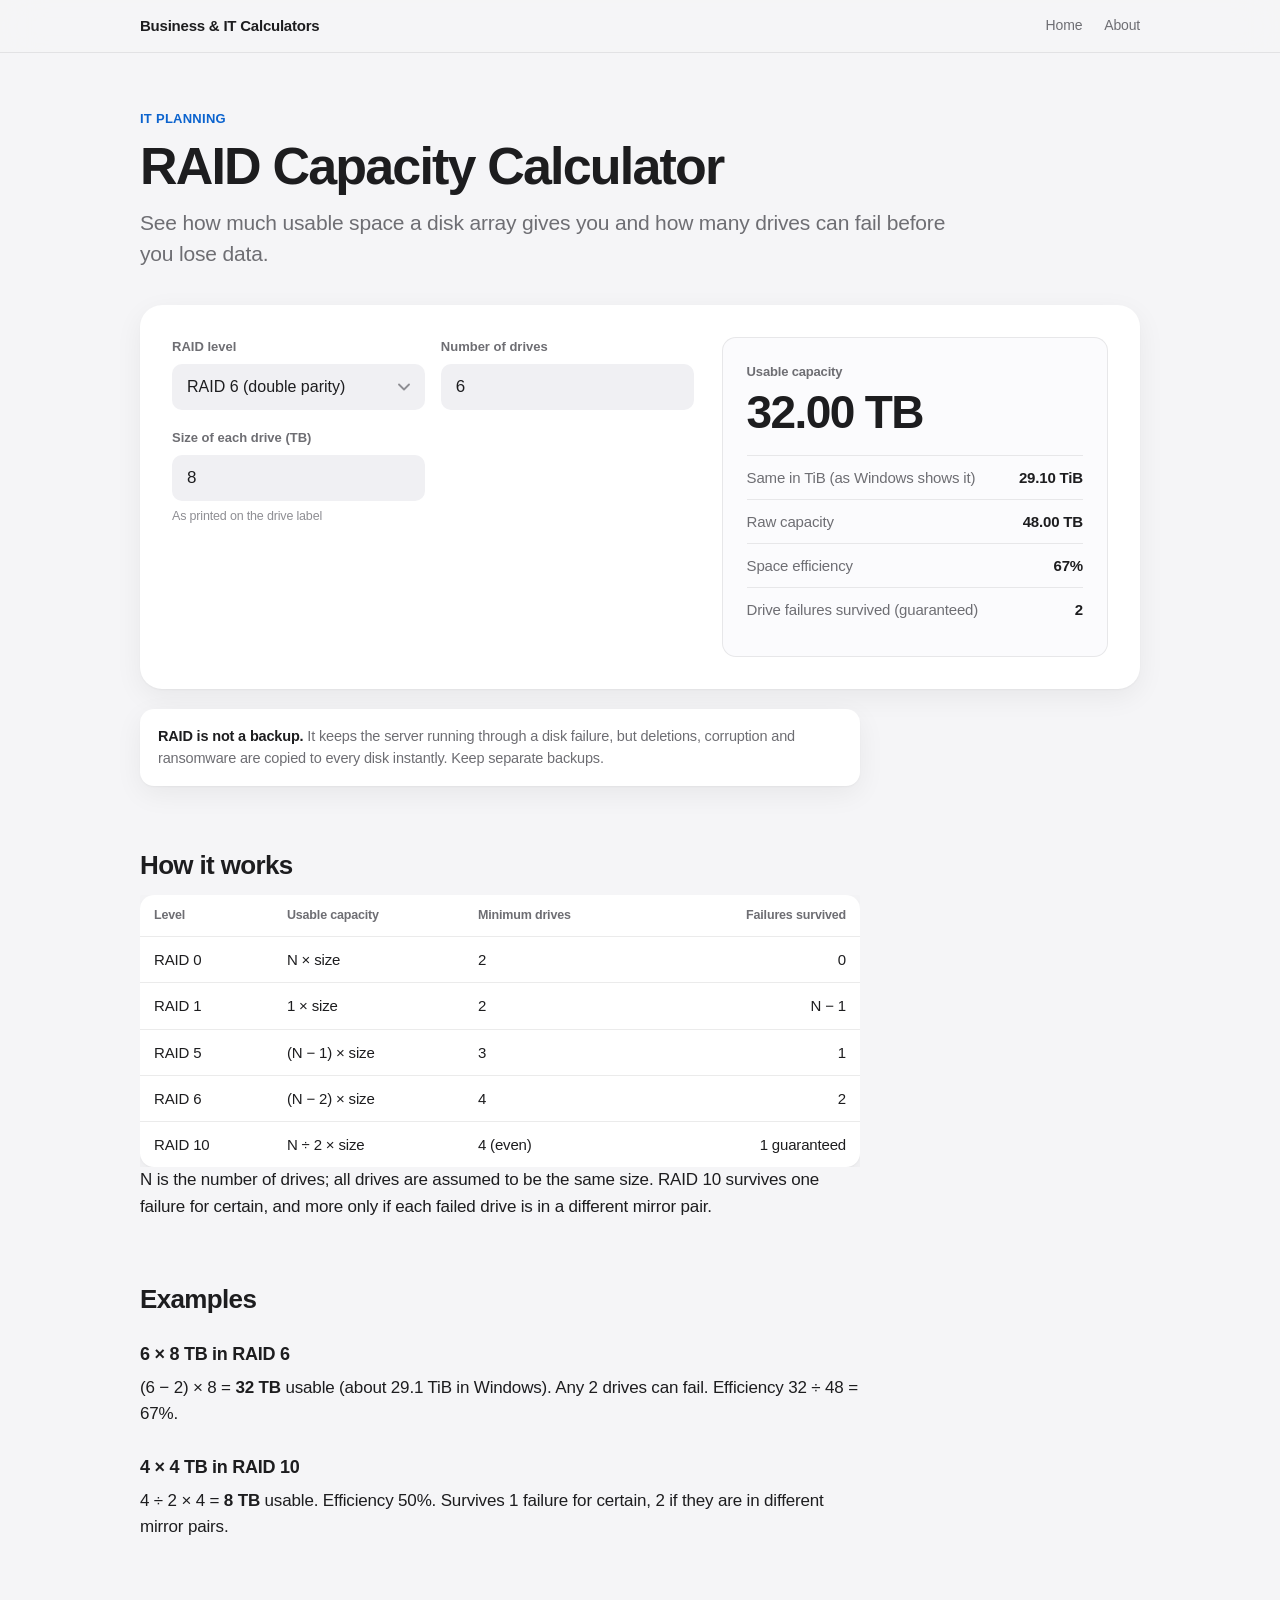
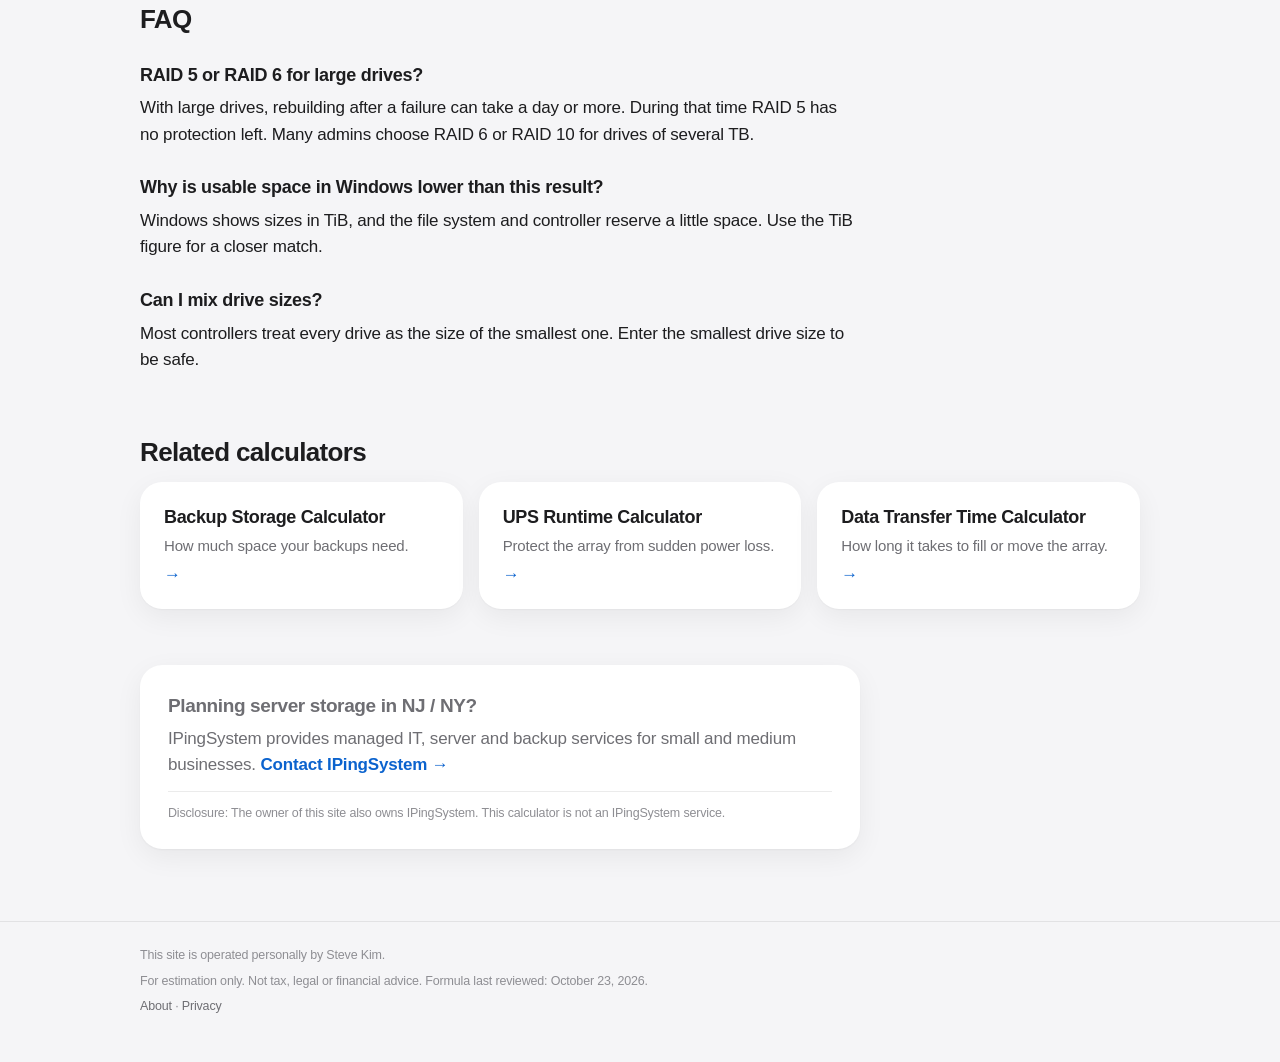
<file: it/raid-capacity-calculator/index.html>
<!doctype html>
<html lang="en">
<head>
<meta charset="utf-8">
<meta name="viewport" content="width=device-width, initial-scale=1">
<title>RAID Capacity Calculator (RAID 0, 1, 5, 6, 10) | Business &amp; IT Calculators</title>
<meta name="description" content="Calculate usable storage and how many drive failures RAID 0, 1, 5, 6 and 10 can survive. Shows TB and TiB. Free, runs in your browser.">
<link rel="stylesheet" href="../../assets/style.css">
</head>
<body>
<header class="site-head"><div class="wrap">
  <a class="site-name" href="../../">Business &amp; IT Calculators</a>
  <nav><a href="../../">Home</a><a href="../../about/">About</a></nav>
</div></header>

<main class="wrap">
  <p class="crumb">IT planning</p>
  <h1>RAID Capacity Calculator</h1>
  <p class="lede">See how much usable space a disk array gives you and how many drives can fail before you lose data.</p>

  <form class="calc" id="f" novalidate>
    <div class="fields">
      <div class="field"><label for="level">RAID level</label>
        <select id="level"><option value="0">RAID 0 (striping)</option><option value="1">RAID 1 (mirror)</option><option value="5">RAID 5 (single parity)</option><option value="6" selected>RAID 6 (double parity)</option><option value="10">RAID 10 (mirrored stripes)</option></select></div>
      <div class="field"><label for="drives">Number of drives</label><input id="drives" inputmode="numeric" value="6"></div>
      <div class="field"><label for="size">Size of each drive (TB)</label><input id="size" inputmode="decimal" value="8"><span class="hint">As printed on the drive label</span></div>
    </div>
    <div class="result" aria-live="polite">
      <div class="main">Usable capacity<span class="big" id="r-usable">—</span></div>
      <dl>
        <dt>Same in TiB (as Windows shows it)</dt><dd id="r-tib">—</dd>
        <dt>Raw capacity</dt><dd id="r-raw">—</dd>
        <dt>Space efficiency</dt><dd id="r-eff">—</dd>
        <dt>Drive failures survived (guaranteed)</dt><dd id="r-tol">—</dd>
      </dl>
      <div class="error" id="err" hidden></div>
    </div>
  </form>
  <p class="note"><strong>RAID is not a backup.</strong> It keeps the server running through a disk failure, but deletions, corruption and ransomware are copied to every disk instantly. Keep separate backups.</p>

  <h2>How it works</h2>
  <div class="table-wrap"><table>
    <thead><tr><th>Level</th><th>Usable capacity</th><th>Minimum drives</th><th class="num">Failures survived</th></tr></thead>
    <tbody>
      <tr><td>RAID 0</td><td>N × size</td><td>2</td><td class="num">0</td></tr>
      <tr><td>RAID 1</td><td>1 × size</td><td>2</td><td class="num">N − 1</td></tr>
      <tr><td>RAID 5</td><td>(N − 1) × size</td><td>3</td><td class="num">1</td></tr>
      <tr><td>RAID 6</td><td>(N − 2) × size</td><td>4</td><td class="num">2</td></tr>
      <tr><td>RAID 10</td><td>N ÷ 2 × size</td><td>4 (even)</td><td class="num">1 guaranteed</td></tr>
    </tbody>
  </table></div>
  <p>N is the number of drives; all drives are assumed to be the same size. RAID 10 survives one failure for certain, and more only if each failed drive is in a different mirror pair.</p>

  <h2>Examples</h2>
  <h3>6 × 8 TB in RAID 6</h3>
  <p>(6 − 2) × 8 = <strong>32 TB</strong> usable (about 29.1 TiB in Windows). Any 2 drives can fail. Efficiency 32 ÷ 48 = 67%.</p>
  <h3>4 × 4 TB in RAID 10</h3>
  <p>4 ÷ 2 × 4 = <strong>8 TB</strong> usable. Efficiency 50%. Survives 1 failure for certain, 2 if they are in different mirror pairs.</p>

  <h2>FAQ</h2>
  <h3>RAID 5 or RAID 6 for large drives?</h3>
  <p>With large drives, rebuilding after a failure can take a day or more. During that time RAID 5 has no protection left. Many admins choose RAID 6 or RAID 10 for drives of several TB.</p>
  <h3>Why is usable space in Windows lower than this result?</h3>
  <p>Windows shows sizes in TiB, and the file system and controller reserve a little space. Use the TiB figure for a closer match.</p>
  <h3>Can I mix drive sizes?</h3>
  <p>Most controllers treat every drive as the size of the smallest one. Enter the smallest drive size to be safe.</p>

  <section class="related">
    <h2>Related calculators</h2>
    <ul class="card-list">
      <li><a href="../backup-storage-calculator/"><strong>Backup Storage Calculator</strong><span>How much space your backups need.</span></a></li>
      <li><a href="../ups-runtime-calculator/"><strong>UPS Runtime Calculator</strong><span>Protect the array from sudden power loss.</span></a></li>
      <li><a href="../data-transfer-time-calculator/"><strong>Data Transfer Time Calculator</strong><span>How long it takes to fill or move the array.</span></a></li>
    </ul>
  </section>

  <aside class="rec">
    <p class="rec-title">Planning server storage in NJ / NY?</p>
    <p>IPingSystem provides managed IT, server and backup services for small and medium businesses. <a href="https://www.ipingsystem.com/#contact" rel="noopener" data-rec="raid">Contact IPingSystem</a></p>
    <p class="rec-disc">Disclosure: The owner of this site also owns IPingSystem. This calculator is not an IPingSystem service.</p>
  </aside>
</main>

<footer class="site-foot"><div class="wrap">
  <p>This site is operated personally by Steve Kim.</p>
  <p>For estimation only. Not tax, legal or financial advice. Formula last reviewed: October 23, 2026.</p>
  <p><a href="../../about/">About</a> · <a href="../../privacy/">Privacy</a></p>
</div></footer>

<script src="../../assets/common.js"></script>
<script src="../../js/calc.js"></script>
<script>
UI.bind('f', function () {
  var err = document.getElementById('err');
  try {
    var r = Calc.raid({ drives: UI.num('drives'), driveTB: UI.num('size'), level: document.getElementById('level').value });
    err.hidden = true;
    UI.setText('r-usable', UI.fmt(r.usable, 2) + ' TB');
    UI.setText('r-tib', UI.fmt(r.usableTiB, 2) + ' TiB');
    UI.setText('r-raw', UI.fmt(r.raw, 2) + ' TB');
    UI.setText('r-eff', UI.fmt(r.efficiency * 100, 0) + '%');
    UI.setText('r-tol', r.bestCaseTolerate > r.tolerate ? r.tolerate + ' (up to ' + r.bestCaseTolerate + ' if in different pairs)' : String(r.tolerate));
  } catch (e) {
    err.textContent = e.message; err.hidden = false;
    ['r-usable', 'r-tib', 'r-raw', 'r-eff', 'r-tol'].forEach(function (id) { UI.setText(id, '—'); });
  }
});
</script>
</body>
</html>
</file>
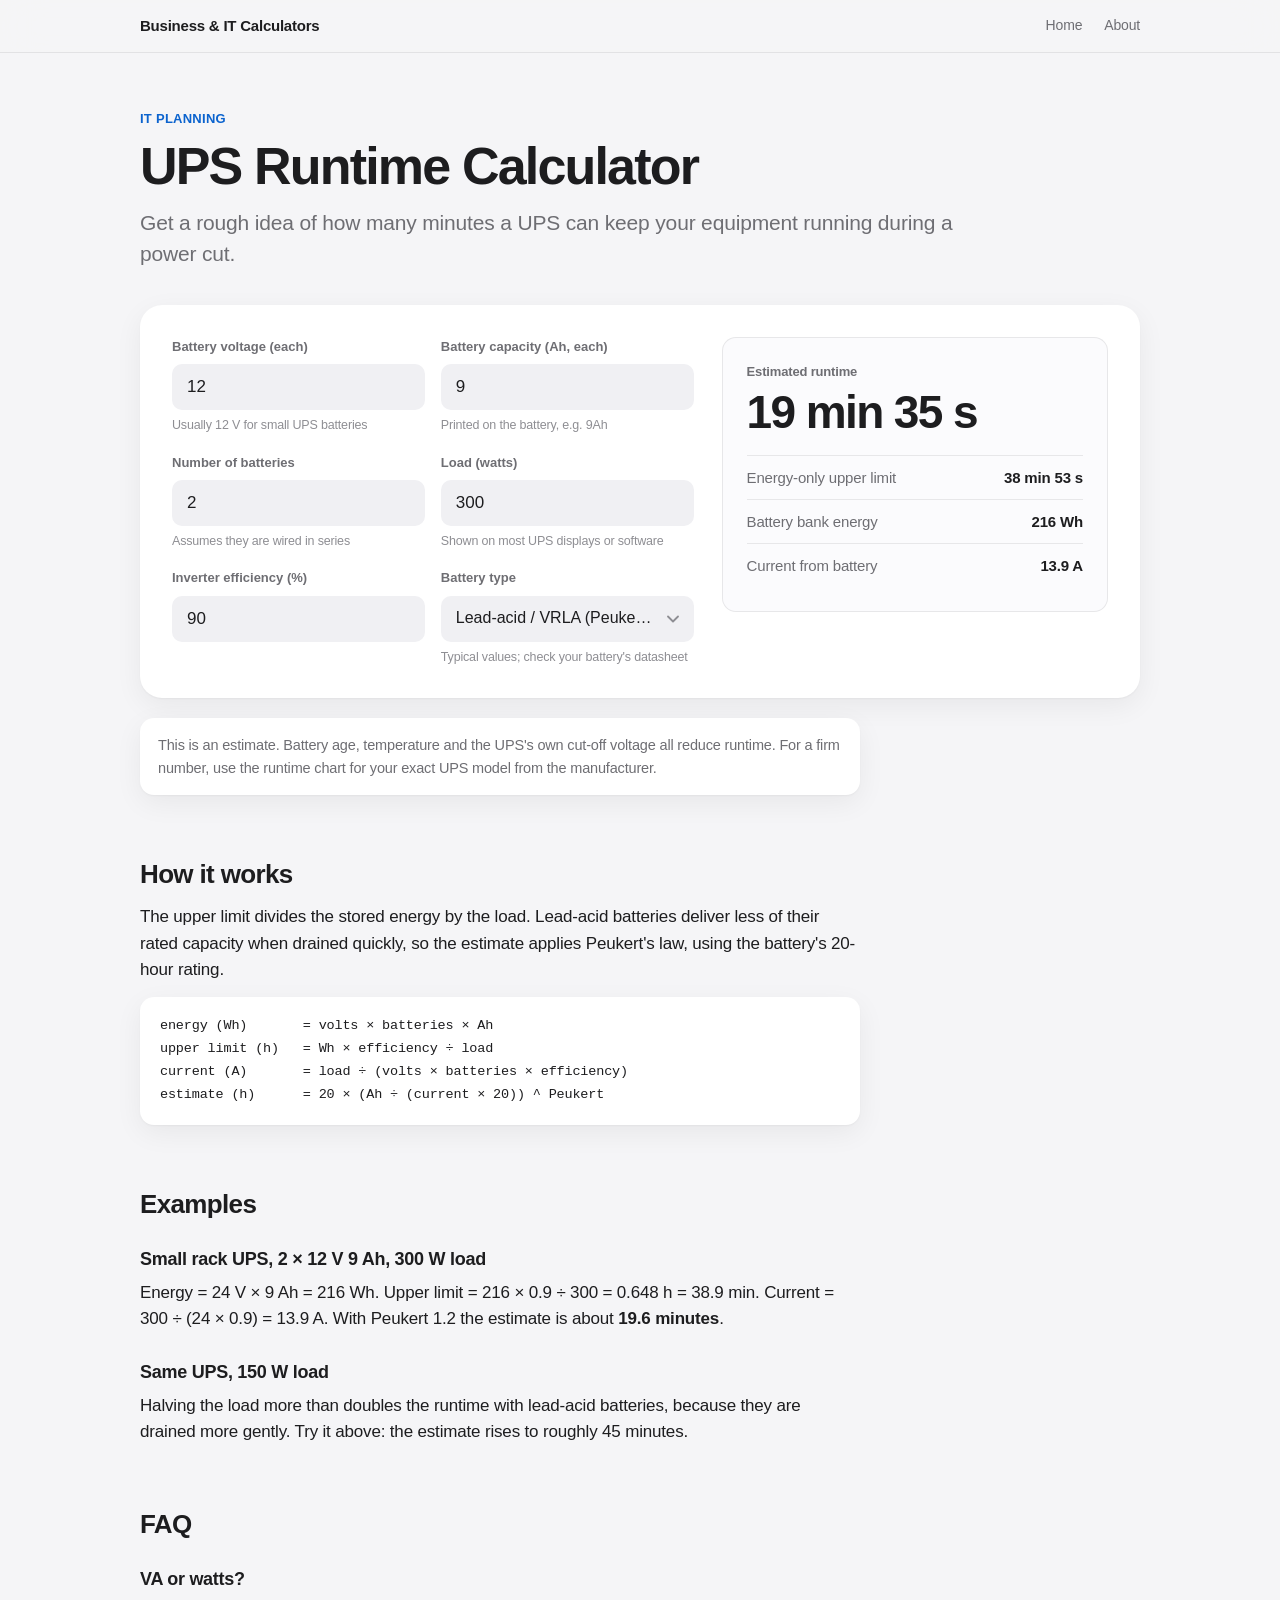
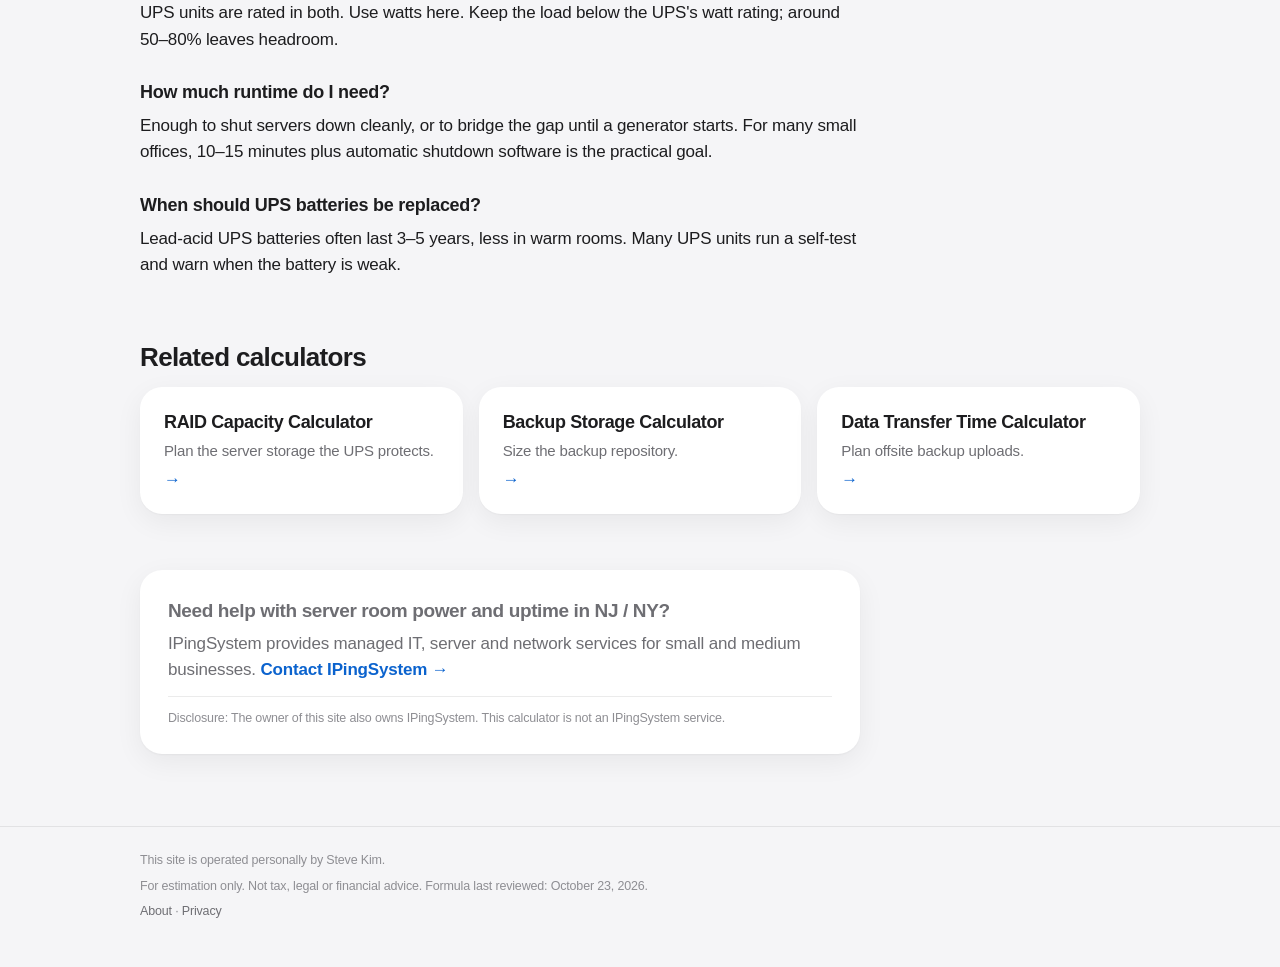
<file: it/ups-runtime-calculator/index.html>
<!doctype html>
<html lang="en">
<head>
<meta charset="utf-8">
<meta name="viewport" content="width=device-width, initial-scale=1">
<title>UPS Runtime Calculator | Business &amp; IT Calculators</title>
<meta name="description" content="Estimate how long a UPS battery will run your server or network equipment. Uses battery voltage, Ah, load in watts and Peukert's law for a realistic estimate.">
<link rel="stylesheet" href="../../assets/style.css">
</head>
<body>
<header class="site-head"><div class="wrap">
  <a class="site-name" href="../../">Business &amp; IT Calculators</a>
  <nav><a href="../../">Home</a><a href="../../about/">About</a></nav>
</div></header>

<main class="wrap">
  <p class="crumb">IT planning</p>
  <h1>UPS Runtime Calculator</h1>
  <p class="lede">Get a rough idea of how many minutes a UPS can keep your equipment running during a power cut.</p>

  <form class="calc" id="f" novalidate>
    <div class="fields">
      <div class="field"><label for="volts">Battery voltage (each)</label><input id="volts" inputmode="decimal" value="12"><span class="hint">Usually 12 V for small UPS batteries</span></div>
      <div class="field"><label for="ah">Battery capacity (Ah, each)</label><input id="ah" inputmode="decimal" value="9"><span class="hint">Printed on the battery, e.g. 9Ah</span></div>
      <div class="field"><label for="count">Number of batteries</label><input id="count" inputmode="numeric" value="2"><span class="hint">Assumes they are wired in series</span></div>
      <div class="field"><label for="load">Load (watts)</label><input id="load" inputmode="decimal" value="300"><span class="hint">Shown on most UPS displays or software</span></div>
      <div class="field"><label for="eff">Inverter efficiency (%)</label><input id="eff" inputmode="decimal" value="90"></div>
      <div class="field"><label for="chem">Battery type</label>
        <select id="chem"><option value="1.2" selected>Lead-acid / VRLA (Peukert 1.2)</option><option value="1.05">Lithium-ion (Peukert 1.05)</option><option value="1">Ideal (no Peukert effect)</option></select>
        <span class="hint">Typical values; check your battery's datasheet</span></div>
    </div>
    <div class="result" aria-live="polite">
      <div class="main">Estimated runtime<span class="big" id="r-est">—</span></div>
      <dl>
        <dt>Energy-only upper limit</dt><dd id="r-ideal">—</dd>
        <dt>Battery bank energy</dt><dd id="r-wh">—</dd>
        <dt>Current from battery</dt><dd id="r-amps">—</dd>
      </dl>
      <div class="error" id="err" hidden></div>
    </div>
  </form>
  <p class="note">This is an estimate. Battery age, temperature and the UPS's own cut-off voltage all reduce runtime. For a firm number, use the runtime chart for your exact UPS model from the manufacturer.</p>

  <h2>How it works</h2>
  <p>The upper limit divides the stored energy by the load. Lead-acid batteries deliver less of their rated capacity when drained quickly, so the estimate applies Peukert's law, using the battery's 20-hour rating.</p>
  <div class="formula">energy (Wh)       = volts × batteries × Ah
upper limit (h)   = Wh × efficiency ÷ load
current (A)       = load ÷ (volts × batteries × efficiency)
estimate (h)      = 20 × (Ah ÷ (current × 20)) ^ Peukert</div>

  <h2>Examples</h2>
  <h3>Small rack UPS, 2 × 12 V 9 Ah, 300 W load</h3>
  <p>Energy = 24 V × 9 Ah = 216 Wh. Upper limit = 216 × 0.9 ÷ 300 = 0.648 h = 38.9 min. Current = 300 ÷ (24 × 0.9) = 13.9 A. With Peukert 1.2 the estimate is about <strong>19.6 minutes</strong>.</p>
  <h3>Same UPS, 150 W load</h3>
  <p>Halving the load more than doubles the runtime with lead-acid batteries, because they are drained more gently. Try it above: the estimate rises to roughly 45 minutes.</p>

  <h2>FAQ</h2>
  <h3>VA or watts?</h3>
  <p>UPS units are rated in both. Use watts here. Keep the load below the UPS's watt rating; around 50–80% leaves headroom.</p>
  <h3>How much runtime do I need?</h3>
  <p>Enough to shut servers down cleanly, or to bridge the gap until a generator starts. For many small offices, 10–15 minutes plus automatic shutdown software is the practical goal.</p>
  <h3>When should UPS batteries be replaced?</h3>
  <p>Lead-acid UPS batteries often last 3–5 years, less in warm rooms. Many UPS units run a self-test and warn when the battery is weak.</p>

  <section class="related">
    <h2>Related calculators</h2>
    <ul class="card-list">
      <li><a href="../raid-capacity-calculator/"><strong>RAID Capacity Calculator</strong><span>Plan the server storage the UPS protects.</span></a></li>
      <li><a href="../backup-storage-calculator/"><strong>Backup Storage Calculator</strong><span>Size the backup repository.</span></a></li>
      <li><a href="../data-transfer-time-calculator/"><strong>Data Transfer Time Calculator</strong><span>Plan offsite backup uploads.</span></a></li>
    </ul>
  </section>

  <aside class="rec">
    <p class="rec-title">Need help with server room power and uptime in NJ / NY?</p>
    <p>IPingSystem provides managed IT, server and network services for small and medium businesses. <a href="https://www.ipingsystem.com/#contact" rel="noopener" data-rec="ups">Contact IPingSystem</a></p>
    <p class="rec-disc">Disclosure: The owner of this site also owns IPingSystem. This calculator is not an IPingSystem service.</p>
  </aside>
</main>

<footer class="site-foot"><div class="wrap">
  <p>This site is operated personally by Steve Kim.</p>
  <p>For estimation only. Not tax, legal or financial advice. Formula last reviewed: October 23, 2026.</p>
  <p><a href="../../about/">About</a> · <a href="../../privacy/">Privacy</a></p>
</div></footer>

<script src="../../assets/common.js"></script>
<script src="../../js/calc.js"></script>
<script>
UI.bind('f', function () {
  var err = document.getElementById('err');
  try {
    var r = Calc.upsRuntime({ volts: UI.num('volts'), ah: UI.num('ah'), count: UI.num('count'), loadW: UI.num('load'), efficiencyPct: UI.num('eff'), peukert: Number(document.getElementById('chem').value), ratedHours: 20 });
    err.hidden = true;
    UI.setText('r-est', UI.duration(r.estimatedMinutes * 60));
    UI.setText('r-ideal', UI.duration(r.idealMinutes * 60));
    UI.setText('r-wh', UI.fmt(r.wh, 0) + ' Wh');
    UI.setText('r-amps', UI.fmt(r.amps, 1) + ' A');
  } catch (e) {
    err.textContent = e.message; err.hidden = false;
    ['r-est', 'r-ideal', 'r-wh', 'r-amps'].forEach(function (id) { UI.setText(id, '—'); });
  }
});
</script>
</body>
</html>
</file>
<file: assets/style.css>
/* Layout: quiet gray canvas, white rounded panels, one accent. Calculator inputs left, result right on wide screens. */
:root {
  --bg: #f5f5f7;
  --surface: #ffffff;
  --surface-2: #f0f0f3;
  --text: #1d1d1f;
  --text-2: #6e6e73;
  --text-3: #8e8e93;
  --line: rgba(0, 0, 0, 0.08);
  --accent: #0b63ce;
  --accent-soft: rgba(11, 99, 206, 0.08);
  --result-bg: #fbfbfd;
  --danger: #c4271c;
  --shadow: 0 1px 2px rgba(0, 0, 0, 0.04), 0 8px 28px rgba(0, 0, 0, 0.06);
  --shadow-hover: 0 2px 6px rgba(0, 0, 0, 0.05), 0 16px 40px rgba(0, 0, 0, 0.10);
  --font: -apple-system, BlinkMacSystemFont, "Segoe UI Variable Text", "Segoe UI", Roboto, "Helvetica Neue", Arial, sans-serif;
  --mono: ui-monospace, "SF Mono", "Cascadia Mono", Consolas, monospace;
  --r-lg: 22px;
  --r-md: 14px;
  --r-sm: 10px;
}
@media (prefers-color-scheme: dark) {
  :root {
    --bg: #000000;
    --surface: #1c1c1e;
    --surface-2: #2c2c2e;
    --text: #f5f5f7;
    --text-2: #a1a1a6;
    --text-3: #8e8e93;
    --line: rgba(255, 255, 255, 0.10);
    --accent: #4c9dff;
    --accent-soft: rgba(76, 157, 255, 0.14);
    --result-bg: #161618;
    --danger: #ff6b60;
    --shadow: 0 0 0 1px rgba(255, 255, 255, 0.04);
    --shadow-hover: 0 0 0 1px rgba(255, 255, 255, 0.10);
    color-scheme: dark;
  }
}

* { box-sizing: border-box; }
html { -webkit-text-size-adjust: 100%; }
body {
  margin: 0;
  background: var(--bg);
  color: var(--text);
  font: 17px/1.55 var(--font);
  letter-spacing: -0.01em;
  -webkit-font-smoothing: antialiased;
}
a { color: var(--accent); text-decoration: none; }
a:hover { text-decoration: underline; }
a:focus-visible, button:focus-visible, input:focus-visible, select:focus-visible {
  outline: 3px solid var(--accent-soft);
  outline-offset: 1px;
  box-shadow: 0 0 0 1px var(--accent);
}

.wrap {
  max-width: 1040px;
  margin: 0 auto;
  padding-block: 0 72px;
  padding-left: max(20px, env(safe-area-inset-left, 0px));
  padding-right: max(20px, env(safe-area-inset-right, 0px));
}

/* Header: translucent bar */
.site-head {
  position: sticky;
  top: 0;
  z-index: 10;
  background: color-mix(in srgb, var(--bg) 78%, transparent);
  -webkit-backdrop-filter: saturate(180%) blur(20px);
  backdrop-filter: saturate(180%) blur(20px);
  border-bottom: 1px solid var(--line);
}
.site-head .wrap { padding-block: 0; height: 52px; display: flex; align-items: center; justify-content: space-between; gap: 16px; }
.site-name { font-weight: 600; font-size: 15px; color: var(--text); letter-spacing: -0.015em; white-space: nowrap; }
.site-name:hover { text-decoration: none; }
.site-head nav { display: flex; gap: 22px; font-size: 14px; }
.site-head nav a { color: var(--text-2); }
.site-head nav a:hover { color: var(--text); text-decoration: none; }

/* Type */
.crumb {
  margin: 56px 0 10px;
  font-size: 13px;
  font-weight: 600;
  color: var(--accent);
  letter-spacing: 0.02em;
  text-transform: uppercase;
}
h1 {
  font-size: clamp(34px, 5.2vw, 52px);
  line-height: 1.06;
  letter-spacing: -0.035em;
  font-weight: 700;
  margin: 0 0 14px;
  text-wrap: balance;
}
h2 { font-size: 26px; line-height: 1.2; letter-spacing: -0.025em; font-weight: 700; margin: 64px 0 14px; }
h3 { font-size: 18px; letter-spacing: -0.015em; font-weight: 600; margin: 26px 0 6px; }
p { margin: 0 0 14px; }
.lede { font-size: clamp(18px, 2.2vw, 21px); line-height: 1.45; color: var(--text-2); margin: 0 0 36px; max-width: 40em; }
main > p, main > h3, main > ul:not(.card-list), main > .formula, main > .note, main > .table-wrap, main > section > p { max-width: 720px; }
main ul:not(.card-list):not(.pills) { padding-left: 1.2em; }

/* Calculator card */
.calc {
  background: var(--surface);
  border-radius: var(--r-lg);
  box-shadow: var(--shadow);
  padding: 28px;
  display: grid;
  gap: 28px;
  align-items: start;
}
@media (min-width: 900px) {
  .calc { grid-template-columns: minmax(0, 1.35fr) minmax(0, 1fr); padding: 32px; }
  .calc.wide { grid-template-columns: minmax(0, 1fr); }
  .calc > .result { position: sticky; top: 72px; }
}
.fields { display: grid; grid-template-columns: repeat(auto-fit, minmax(min(100%, 200px), 1fr)); gap: 18px 16px; }
.field { display: flex; flex-direction: column; gap: 7px; min-width: 0; }
.field label { font-weight: 600; font-size: 13px; color: var(--text-2); letter-spacing: 0; }
.field .hint { font-size: 12.5px; line-height: 1.4; color: var(--text-3); }
.inline { display: flex; gap: 8px; }
.inline input { flex: 1 1 auto; min-width: 0; }

input, select {
  font: inherit;
  font-size: 17px;
  font-variant-numeric: tabular-nums;
  height: 46px;
  padding: 0 14px;
  border: 1px solid transparent;
  border-radius: var(--r-sm);
  background: var(--surface-2);
  color: var(--text);
  width: 100%;
  transition: background-color .15s, border-color .15s;
}
input:hover, select:hover { background: color-mix(in srgb, var(--surface-2) 85%, var(--text) 4%); }
input:focus, select:focus { background: var(--surface); border-color: var(--accent); outline: none; }
input[readonly] { color: var(--text-2); }
select {
  -webkit-appearance: none;
  appearance: none;
  padding-right: 38px;
  background-image: url("data:image/svg+xml,%3Csvg xmlns='http://www.w3.org/2000/svg' width='12' height='8' viewBox='0 0 12 8'%3E%3Cpath d='M1 1.5l5 5 5-5' fill='none' stroke='%238e8e93' stroke-width='1.8' stroke-linecap='round' stroke-linejoin='round'/%3E%3C/svg%3E");
  background-repeat: no-repeat;
  background-position: right 14px center;
  font-size: 16px;
  text-overflow: ellipsis;
}
.inline select { width: auto; flex: 0 0 auto; }

/* Result panel */
.result {
  background: var(--result-bg);
  border: 1px solid var(--line);
  border-radius: var(--r-md);
  padding: 24px;
  display: grid;
  gap: 18px;
}
.result .main { font-size: 13px; font-weight: 600; color: var(--text-2); }
.result .big {
  display: block;
  margin-top: 6px;
  font-size: clamp(34px, 4.4vw, 46px);
  line-height: 1.05;
  font-weight: 700;
  letter-spacing: -0.035em;
  color: var(--text);
  font-variant-numeric: tabular-nums;
  word-break: break-word;
}
.result dl { margin: 0; display: grid; grid-template-columns: minmax(0, 1fr) auto; font-size: 15px; }
.result dt, .result dd { padding: 10px 0; border-top: 1px solid var(--line); }
.result dt { color: var(--text-2); padding-right: 12px; }
.result dd { margin: 0; text-align: right; font-weight: 600; font-variant-numeric: tabular-nums; }
.error { color: var(--danger); font-size: 14px; }

/* Reference blocks */
.note {
  background: var(--surface);
  border-radius: var(--r-md);
  padding: 16px 18px;
  font-size: 14.5px;
  color: var(--text-2);
  margin: 20px 0;
  box-shadow: var(--shadow);
}
.note strong { color: var(--text); }
.formula {
  font-family: var(--mono);
  font-size: 13.5px;
  line-height: 1.7;
  background: var(--surface);
  border-radius: var(--r-md);
  padding: 18px 20px;
  overflow-x: auto;
  white-space: pre;
  box-shadow: var(--shadow);
  margin: 14px 0 20px;
}
.table-wrap { overflow-x: auto; }
table { border-collapse: collapse; width: 100%; font-size: 15px; }
main > .table-wrap table { background: var(--surface); border-radius: var(--r-md); box-shadow: var(--shadow); overflow: hidden; }
th, td { text-align: left; padding: 11px 14px; border-bottom: 1px solid var(--line); vertical-align: middle; }
tr:last-child td { border-bottom: 0; }
th { font-size: 12.5px; font-weight: 600; color: var(--text-2); }
td.num, th.num { text-align: right; font-variant-numeric: tabular-nums; }
.calc td input { min-width: 4.5em; max-width: 9em; margin-left: auto; display: block; height: 40px; text-align: right; }
.calc td input.price { min-width: 6em; }
.calc table th, .calc table td { padding-left: 6px; padding-right: 6px; }

/* Recommendation */
.rec {
  margin-top: 56px;
  border-radius: var(--r-lg);
  background: var(--surface);
  box-shadow: var(--shadow);
  padding: 26px 28px;
  max-width: 720px;
}
.rec .rec-title { font-weight: 700; font-size: 19px; letter-spacing: -0.02em; margin: 0 0 6px; }
.rec p { margin: 0 0 10px; color: var(--text-2); }
.rec a { font-weight: 600; }
.rec a::after { content: " \2192"; }
.rec .rec-disc { font-size: 12.5px; color: var(--text-3); margin: 12px 0 0; padding-top: 12px; border-top: 1px solid var(--line); }

/* Cards (home and related) */
.card-list {
  list-style: none;
  padding: 0;
  margin: 0;
  display: grid;
  grid-template-columns: repeat(auto-fill, minmax(min(100%, 300px), 1fr));
  gap: 16px;
}
.card-list a {
  position: relative;
  display: flex;
  flex-direction: column;
  gap: 6px;
  height: 100%;
  background: var(--surface);
  border-radius: var(--r-lg);
  box-shadow: var(--shadow);
  padding: 24px 24px 52px;
  color: var(--text);
  transition: transform .2s ease, box-shadow .2s ease;
}
.card-list a:hover { text-decoration: none; transform: translateY(-2px); box-shadow: var(--shadow-hover); }
.card-list a strong { font-size: 18px; font-weight: 650; letter-spacing: -0.02em; line-height: 1.25; }
.card-list a span { font-size: 15px; line-height: 1.45; color: var(--text-2); }
.card-list a::after {
  content: "\2192";
  position: absolute;
  left: 24px;
  bottom: 20px;
  color: var(--accent);
  font-size: 17px;
  transition: transform .2s ease;
}
.card-list a:hover::after { transform: translateX(4px); }
.related h2 { margin-top: 64px; }

/* Home */
.hero { padding: 72px 0 8px; }
.hero h1 { font-size: clamp(40px, 7vw, 72px); letter-spacing: -0.045em; margin-bottom: 18px; }
.hero .lede { margin-bottom: 22px; }
.pills { display: flex; flex-wrap: wrap; gap: 8px; margin: 0 0 8px; padding: 0; list-style: none; }
.pills li { font-size: 13px; font-weight: 600; color: var(--text-2); background: var(--surface); box-shadow: var(--shadow); border-radius: 999px; padding: 6px 12px; }
.section-head { display: flex; align-items: baseline; justify-content: space-between; gap: 12px; margin: 64px 0 18px; }
.section-head h2 { margin: 0; }
.section-head span { font-size: 14px; color: var(--text-3); }

/* Footer */
.site-foot { border-top: 1px solid var(--line); font-size: 12.5px; color: var(--text-3); }
.site-foot .wrap { padding-block: 24px 40px; }
.site-foot p { margin: 0 0 6px; }
.site-foot a { color: var(--text-2); }

@media (prefers-reduced-motion: reduce) {
  .card-list a, .card-list a::after, input, select { transition: none; }
}
@media (max-width: 600px) {
  body { font-size: 16px; }
  .crumb { margin-top: 36px; }
  .hero { padding-top: 44px; }
  .calc { padding: 20px; border-radius: 18px; }
  .result { padding: 20px; }
  h2 { margin-top: 48px; }
  .site-head nav { gap: 16px; }
}
</file>
